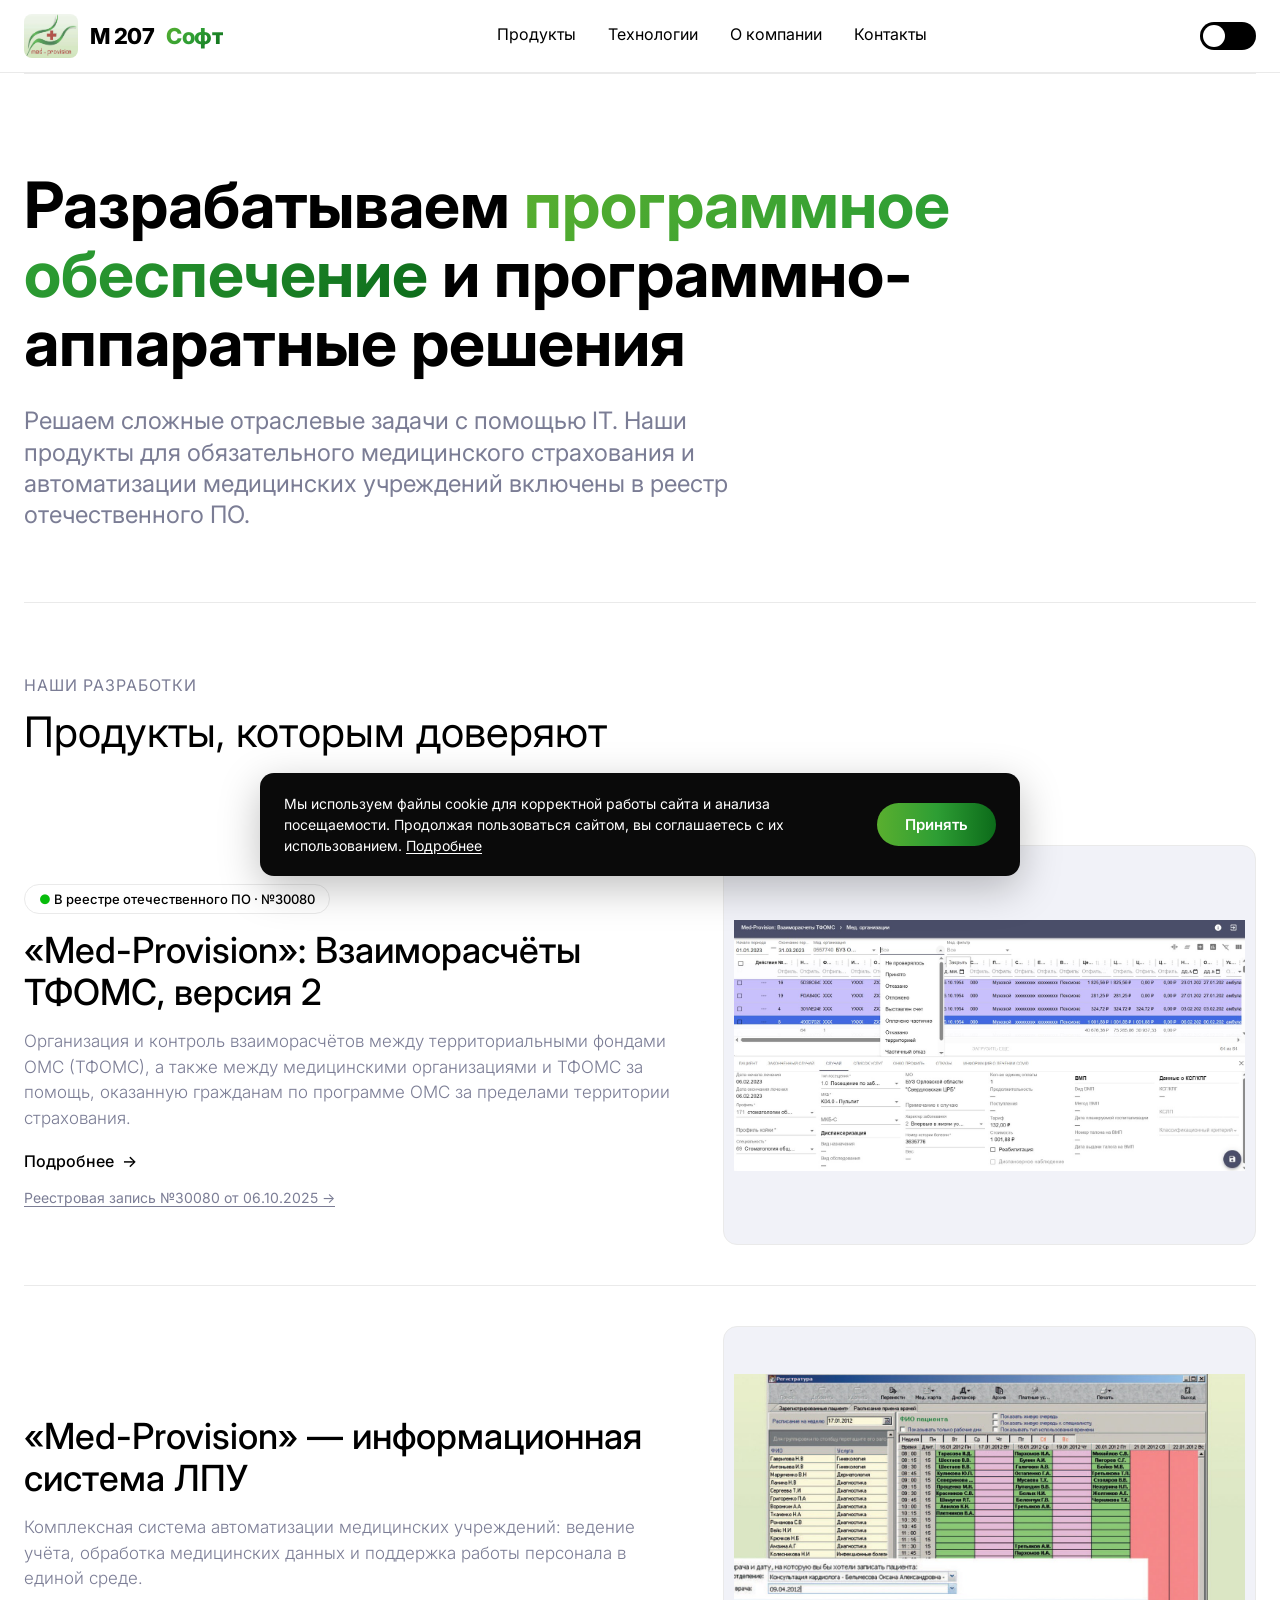
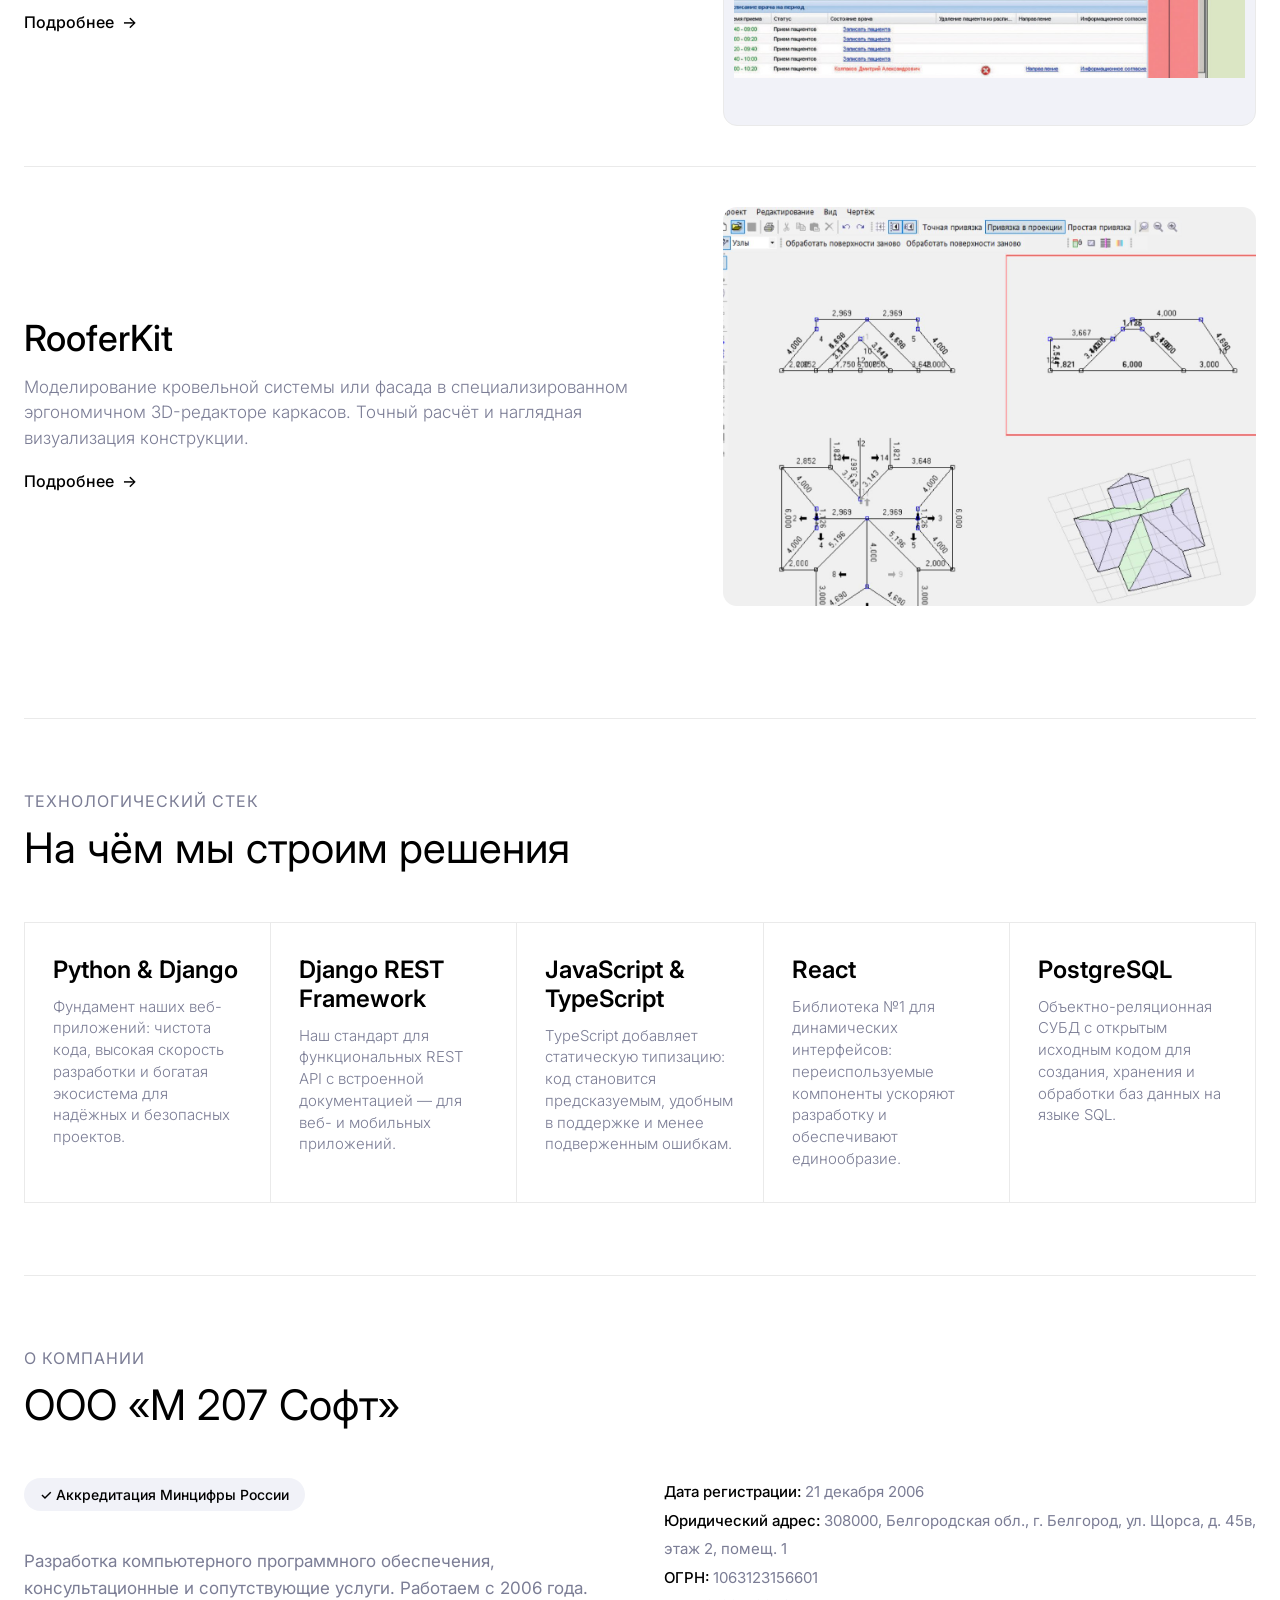
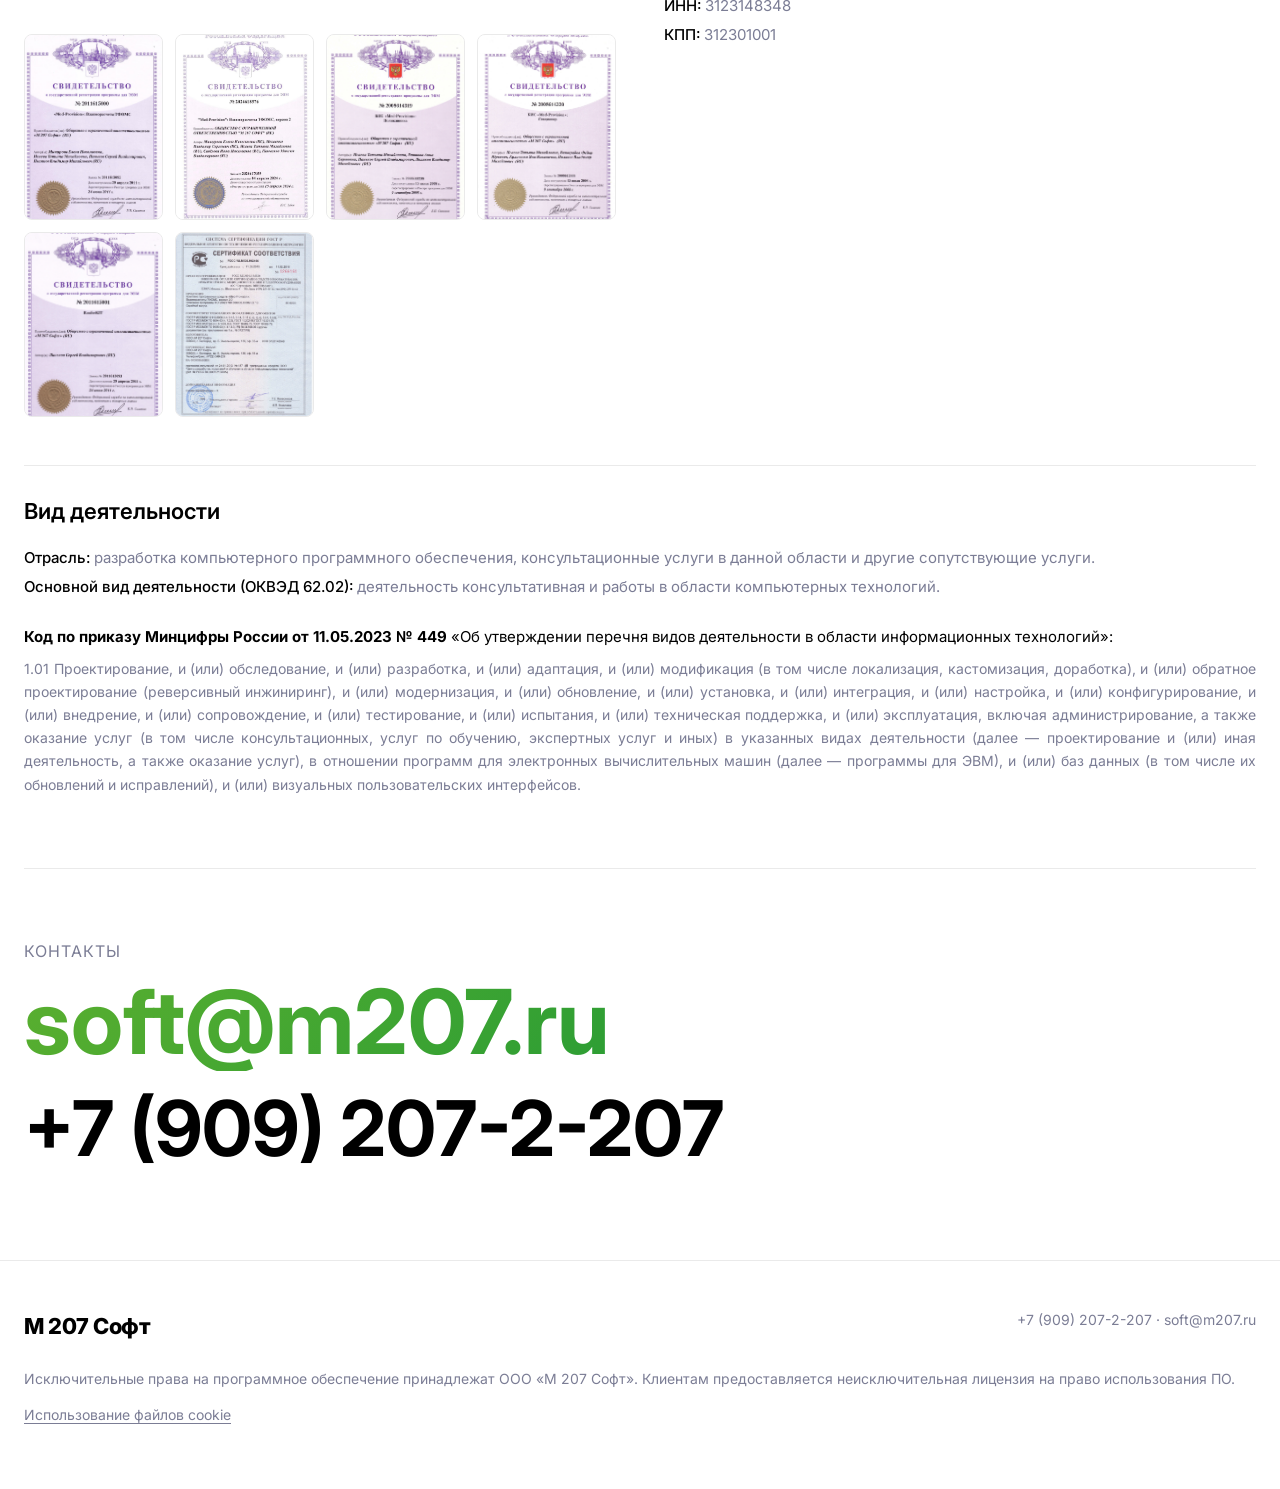
<file: index.html>
<!doctype html>
<html lang="ru">
    <head>
        <meta charset="UTF-8" />
        <meta name="viewport" content="width=device-width, initial-scale=1.0" />
        <meta
            name="description"
            content="ООО «М 207 Софт» — разработка программного обеспечения и программно-аппаратных решений для здравоохранения и бизнеса. Аккредитация Минцифры России."
        />
        <title>М 207 Софт — разработка ПО и программно-аппаратных решений</title>
        <link rel="icon" type="image/png" href="assets/favicon.png" />
        <link
            rel="preconnect"
            href="https://fonts.googleapis.com"
        />
        <link
            rel="preconnect"
            href="https://fonts.gstatic.com"
            crossorigin
        />
        <link
            href="https://fonts.googleapis.com/css2?family=Inter:wght@300;400;500;600;700;800&display=swap"
            rel="stylesheet"
        />
        <link rel="stylesheet" href="style.css" />
    </head>
    <body>
        <header>
            <div class="wrap header-inner">
                <a href="#" class="logo"
                    ><img src="assets/logo.webp" alt="Med-Provision" />М&nbsp;207
                    <span class="gradient-text">Софт</span></a
                >
                <nav class="menu">
                    <a href="#products">Продукты</a>
                    <a href="#stack">Технологии</a>
                    <a href="#about">О компании</a>
                    <a href="#contacts">Контакты</a>
                </nav>
                <button
                    class="theme-switch"
                    id="themeSwitch"
                    aria-label="Переключить тему"
                ></button>
            </div>
        </header>

        <main class="wrap">
            <!-- Баннер -->
            <section id="banner">
                <h1>
                    Разрабатываем <span class="gradient-text">программное обеспечение</span>
                    и программно-аппаратные решения
                </h1>
                <p>
                    Решаем сложные отраслевые задачи с помощью IT. Наши продукты
                    для обязательного медицинского страхования и автоматизации
                    медицинских учреждений включены в реестр отечественного ПО.
                </p>
            </section>

            <!-- Продукты -->
            <section id="products">
                <p class="section-label">Наши разработки</p>
                <h2 class="section-title">Продукты, которым доверяют</h2>

                <!-- 1. Med-Provision: Взаиморасчёты ТФОМС -->
                <article class="product">
                    <div class="product-text">
                        <span class="badge"
                            ><span class="dot">●</span> В реестре отечественного ПО · №30080</span
                        >
                        <h3>«Med-Provision»: Взаиморасчёты ТФОМС, версия&nbsp;2</h3>
                        <p>
                            Организация и контроль взаиморасчётов между
                            территориальными фондами ОМС (ТФОМС), а также между
                            медицинскими организациями и ТФОМС за помощь, оказанную
                            гражданам по программе ОМС за пределами территории
                            страхования.
                        </p>
                        <a class="more-link" href="mtr/">Подробнее</a>
                        <a
                            class="reestr-link"
                            href="https://reestr.digital.gov.ru/reestr/4075376/"
                            target="_blank"
                            rel="noopener"
                            >Реестровая запись №30080 от 06.10.2025 →</a
                        >
                    </div>
                    <div class="product-media shot">
                        <img
                            src="assets/mp_tfoms.jpg"
                            alt="Интерфейс «Med-Provision: Взаиморасчёты ТФОМС» — реестр случаев и карточка пациента"
                        />
                    </div>
                </article>

                <!-- 2. Med-Provision: ИС ЛПУ -->
                <article class="product">
                    <div class="product-text">
                        <h3>«Med-Provision» — информационная система ЛПУ</h3>
                        <p>
                            Комплексная система автоматизации медицинских
                            учреждений: ведение учёта, обработка медицинских данных
                            и поддержка работы персонала в единой среде.
                        </p>
                        <a class="more-link" href="med/">Подробнее</a>
                    </div>
                    <div class="product-media shot">
                        <img
                            src="assets/mp_lpu.jpg"
                            alt="Интерфейс «Med-Provision» для ЛПУ — расписание приёма врачей в регистратуре"
                        />
                    </div>
                </article>

                <!-- 3. RooferKit -->
                <article class="product">
                    <div class="product-text">
                        <h3>RooferKit</h3>
                        <p>
                            Моделирование кровельной системы или фасада в
                            специализированном эргономичном 3D-редакторе каркасов.
                            Точный расчёт и наглядная визуализация конструкции.
                        </p>
                        <a class="more-link" href="rooferkit/">Подробнее</a>
                    </div>
                    <div class="product-media">
                        <img src="assets/roof2.jpg" alt="Моделирование кровли в RooferKit" />
                    </div>
                </article>
            </section>

            <!-- Технологический стек -->
            <section id="stack">
                <p class="section-label">Технологический стек</p>
                <h2 class="section-title">На чём мы строим решения</h2>
                <div class="stack-grid">
                    <div class="stack-item">
                        <h4>Python &amp; Django</h4>
                        <p>
                            Фундамент наших веб-приложений: чистота кода, высокая
                            скорость разработки и богатая экосистема для надёжных и
                            безопасных проектов.
                        </p>
                    </div>
                    <div class="stack-item">
                        <h4>Django REST Framework</h4>
                        <p>
                            Наш стандарт для функциональных REST API с встроенной
                            документацией — для веб- и мобильных приложений.
                        </p>
                    </div>
                    <div class="stack-item">
                        <h4>JavaScript &amp; TypeScript</h4>
                        <p>
                            TypeScript добавляет статическую типизацию: код
                            становится предсказуемым, удобным в поддержке и менее
                            подверженным ошибкам.
                        </p>
                    </div>
                    <div class="stack-item">
                        <h4>React</h4>
                        <p>
                            Библиотека №1 для динамических интерфейсов:
                            переиспользуемые компоненты ускоряют разработку и
                            обеспечивают единообразие.
                        </p>
                    </div>
                    <div class="stack-item">
                        <h4>PostgreSQL</h4>
                        <p>
                            Объектно-реляционная СУБД с открытым исходным кодом для
                            создания, хранения и обработки баз данных на языке SQL.
                        </p>
                    </div>
                </div>
            </section>

            <!-- О компании -->
            <section id="about">
                <p class="section-label">О компании</p>
                <h2 class="section-title">ООО «М 207 Софт»</h2>
                <div class="about-grid">
                    <div>
                        <span class="accredit">✓ Аккредитация Минцифры России</span>
                        <p>
                            Разработка компьютерного программного обеспечения,
                            консультационные и сопутствующие услуги. Работаем с
                            2006 года.
                        </p>
                        <div class="svid-gallery">
                            <a href="assets/svid/mp_vzr_web.jpg" target="_blank" rel="noopener"><img src="assets/svid/mp_vzr_web.jpg" alt="Свидетельство о регистрации ПО" /></a>
                            <a href="assets/svid/mp_vzr_2.jpg" target="_blank" rel="noopener"><img src="assets/svid/mp_vzr_2.jpg" alt="Свидетельство о регистрации ПО" /></a>
                            <a href="assets/svid/mp_polycl.jpg" target="_blank" rel="noopener"><img src="assets/svid/mp_polycl.jpg" alt="Свидетельство — поликлиника" /></a>
                            <a href="assets/svid/mp_stacionar.jpg" target="_blank" rel="noopener"><img src="assets/svid/mp_stacionar.jpg" alt="Свидетельство — стационар" /></a>
                            <a href="assets/svid/roofer.jpg" target="_blank" rel="noopener"><img src="assets/svid/roofer.jpg" alt="Свидетельство — RooferKit" /></a>
                            <a href="assets/svid/vzr_2013_inet.jpg" target="_blank" rel="noopener"><img src="assets/svid/vzr_2013_inet.jpg" alt="Свидетельство о регистрации ПО" /></a>
                        </div>
                    </div>
                    <div>
                        <ul class="requisites">
                            <li><b>Дата регистрации:</b> 21 декабря 2006</li>
                            <li><b>Юридический адрес:</b> 308000, Белгородская обл., г. Белгород, ул. Щорса, д. 45в, этаж 2, помещ. 1</li>
                            <li><b>ОГРН:</b> 1063123156601</li>
                            <li><b>ИНН:</b> 3123148348</li>
                            <li><b>КПП:</b> 312301001</li>
                        </ul>
                    </div>
                </div>
                <div class="activity">
                    <h3>Вид деятельности</h3>
                    <ul class="requisites">
                        <li><b>Отрасль:</b> разработка компьютерного программного обеспечения, консультационные услуги в данной области и другие сопутствующие услуги.</li>
                        <li><b>Основной вид деятельности (ОКВЭД&nbsp;62.02):</b> деятельность консультативная и работы в области компьютерных технологий.</li>
                    </ul>
                    <p class="activity-note">
                        <b>Код по приказу Минцифры России от 11.05.2023 №&nbsp;449</b>
                        «Об утверждении перечня видов деятельности в области
                        информационных технологий»:
                    </p>
                    <p class="activity-code">
                        1.01 Проектирование, и (или) обследование, и (или)
                        разработка, и (или) адаптация, и (или) модификация (в том
                        числе локализация, кастомизация, доработка), и (или)
                        обратное проектирование (реверсивный инжиниринг), и (или)
                        модернизация, и (или) обновление, и (или) установка, и
                        (или) интеграция, и (или) настройка, и (или)
                        конфигурирование, и (или) внедрение, и (или) сопровождение,
                        и (или) тестирование, и (или) испытания, и (или) техническая
                        поддержка, и (или) эксплуатация, включая администрирование, а
                        также оказание услуг (в том числе консультационных, услуг по
                        обучению, экспертных услуг и иных) в указанных видах
                        деятельности (далее — проектирование и (или) иная
                        деятельность, а также оказание услуг), в отношении программ
                        для электронных вычислительных машин (далее — программы для
                        ЭВМ), и (или) баз данных (в том числе их обновлений и
                        исправлений), и (или) визуальных пользовательских
                        интерфейсов.
                    </p>
                </div>
            </section>

            <!-- Контакты -->
            <section id="contacts">
                <p class="section-label">Контакты</p>
                <a class="contact-line mail gradient-text" href="mailto:soft@m207.ru">soft@m207.ru</a>
                <a class="contact-line phone" href="tel:+79092072207">+7 (909) 207-2-207</a>
            </section>
        </main>

        <footer>
            <div class="wrap">
                <div class="footer-top">
                    <span class="logo">М&nbsp;207 Софт</span>
                    <span>+7 (909) 207-2-207 · soft@m207.ru</span>
                </div>
                <p>
                    Исключительные права на программное обеспечение принадлежат
                    ООО «М 207 Софт». Клиентам предоставляется неисключительная
                    лицензия на право использования ПО.
                </p>
                <p style="margin-top: 14px;">
                    <a href="cookie/" style="color: inherit; text-decoration: underline; text-underline-offset: 3px;">Использование файлов cookie</a>
                </p>
            </div>
        </footer>

        <!-- Cookie-уведомление -->
        <div id="cookie" class="hidden">
            <p>
                Мы используем файлы cookie для корректной работы сайта и анализа
                посещаемости. Продолжая пользоваться сайтом, вы соглашаетесь с
                их использованием.
                <a href="cookie/" style="color: inherit; text-decoration: underline; text-underline-offset: 2px;">Подробнее</a>
            </p>
            <button id="cookieAccept">Принять</button>
        </div>

        <script>
            // Переключение темы с сохранением выбора
            (function () {
                var root = document.documentElement;
                var saved = localStorage.getItem("m207-theme");
                if (saved) root.setAttribute("data-theme", saved);
                document
                    .getElementById("themeSwitch")
                    .addEventListener("click", function () {
                        var cur =
                            root.getAttribute("data-theme") === "dark"
                                ? "light"
                                : "dark";
                        root.setAttribute("data-theme", cur);
                        localStorage.setItem("m207-theme", cur);
                    });
            })();

            // Cookie-баннер
            (function () {
                var bar = document.getElementById("cookie");
                if (!localStorage.getItem("m207-cookie-ok")) {
                    bar.classList.remove("hidden");
                }
                document
                    .getElementById("cookieAccept")
                    .addEventListener("click", function () {
                        localStorage.setItem("m207-cookie-ok", "1");
                        bar.classList.add("hidden");
                    });
            })();
        </script>
    </body>
</html>
</file>
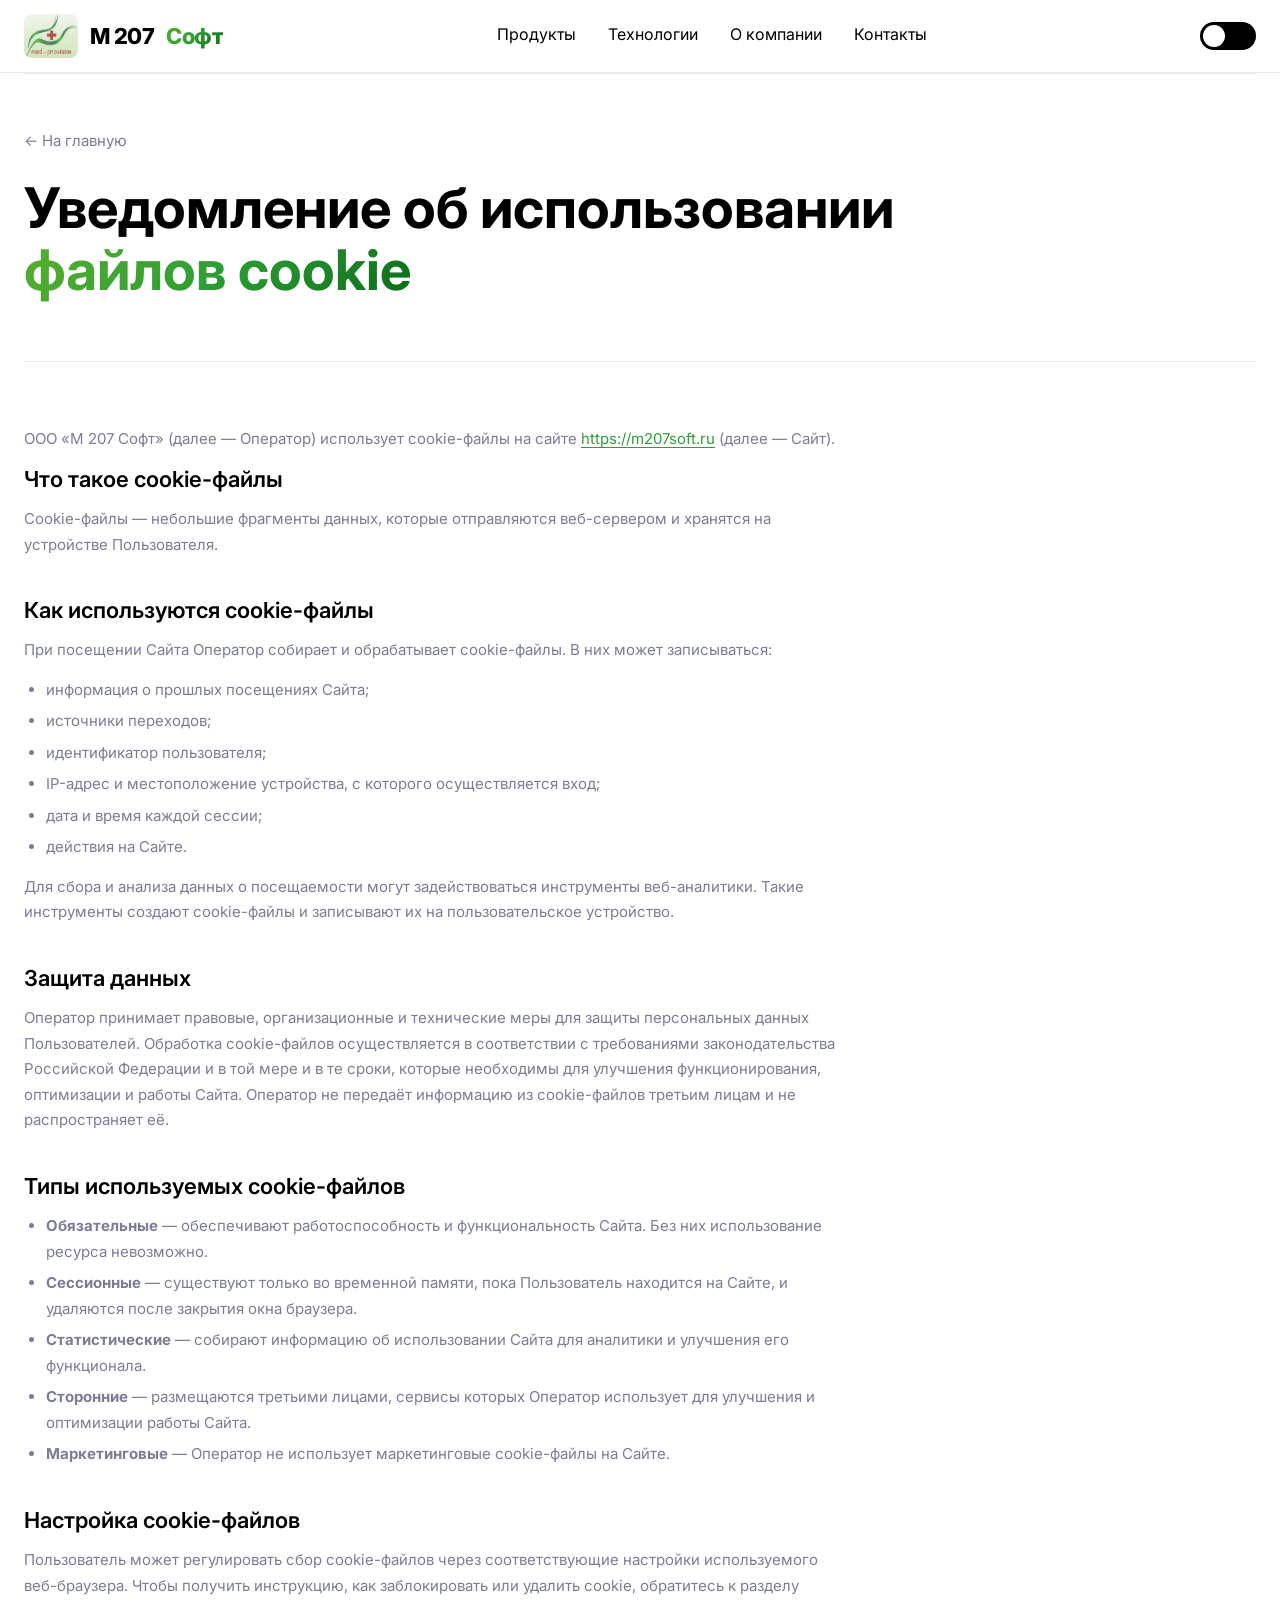
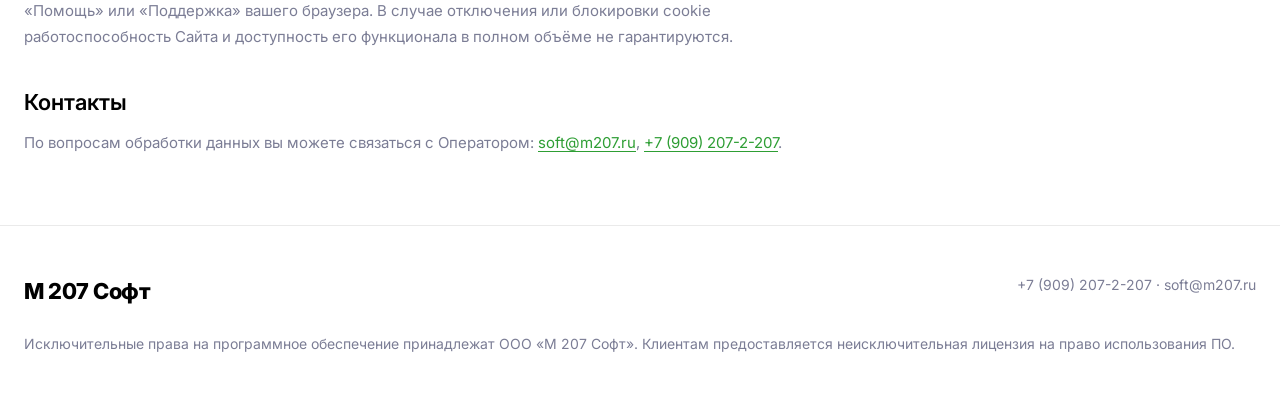
<file: cookie/index.html>
<!doctype html>
<html lang="ru">
    <head>
        <meta charset="UTF-8" />
        <meta name="viewport" content="width=device-width, initial-scale=1.0" />
        <meta
            name="description"
            content="Уведомление об использовании файлов cookie на сайте ООО «М 207 Софт» (m207soft.ru)."
        />
        <title>Уведомление об использовании файлов cookie — М 207 Софт</title>
        <link rel="icon" type="image/png" href="../assets/favicon.png" />
        <link rel="preconnect" href="https://fonts.googleapis.com" />
        <link rel="preconnect" href="https://fonts.gstatic.com" crossorigin />
        <link
            href="https://fonts.googleapis.com/css2?family=Inter:wght@300;400;500;600;700;800&display=swap"
            rel="stylesheet"
        />
        <link rel="stylesheet" href="../style.css" />
    </head>
    <body>
        <header>
            <div class="wrap header-inner">
                <a href="../index.html" class="logo"
                    ><img src="../assets/logo.webp" alt="Med-Provision" />М&nbsp;207
                    <span class="gradient-text">Софт</span></a
                >
                <nav class="menu">
                    <a href="../index.html#products">Продукты</a>
                    <a href="../index.html#stack">Технологии</a>
                    <a href="../index.html#about">О компании</a>
                    <a href="../index.html#contacts">Контакты</a>
                </nav>
                <button
                    class="theme-switch"
                    id="themeSwitch"
                    aria-label="Переключить тему"
                ></button>
            </div>
        </header>

        <main class="wrap">
            <section class="subpage-hero">
                <a href="../index.html" class="back-link">← На главную</a>
                <h1>Уведомление об использовании <span class="gradient-text">файлов cookie</span></h1>
            </section>

            <section class="content-section">
                <div class="legal">
                    <p>
                        ООО «М 207 Софт» (далее — Оператор) использует cookie-файлы
                        на сайте
                        <a href="https://m207soft.ru">https://m207soft.ru</a> (далее — Сайт).
                    </p>

                    <h2>Что такое cookie-файлы</h2>
                    <p>
                        Cookie-файлы — небольшие фрагменты данных, которые
                        отправляются веб-сервером и хранятся на устройстве
                        Пользователя.
                    </p>

                    <h2>Как используются cookie-файлы</h2>
                    <p>
                        При посещении Сайта Оператор собирает и обрабатывает
                        cookie-файлы. В них может записываться:
                    </p>
                    <ul>
                        <li>информация о прошлых посещениях Сайта;</li>
                        <li>источники переходов;</li>
                        <li>идентификатор пользователя;</li>
                        <li>IP-адрес и местоположение устройства, с которого осуществляется вход;</li>
                        <li>дата и время каждой сессии;</li>
                        <li>действия на Сайте.</li>
                    </ul>
                    <p>
                        Для сбора и анализа данных о посещаемости могут
                        задействоваться инструменты веб-аналитики. Такие инструменты
                        создают cookie-файлы и записывают их на пользовательское
                        устройство.
                    </p>

                    <h2>Защита данных</h2>
                    <p>
                        Оператор принимает правовые, организационные и технические
                        меры для защиты персональных данных Пользователей. Обработка
                        cookie-файлов осуществляется в соответствии с требованиями
                        законодательства Российской Федерации и в той мере и в те
                        сроки, которые необходимы для улучшения функционирования,
                        оптимизации и работы Сайта. Оператор не передаёт информацию
                        из cookie-файлов третьим лицам и не распространяет её.
                    </p>

                    <h2>Типы используемых cookie-файлов</h2>
                    <ul>
                        <li>
                            <b>Обязательные</b> — обеспечивают работоспособность и
                            функциональность Сайта. Без них использование ресурса
                            невозможно.
                        </li>
                        <li>
                            <b>Сессионные</b> — существуют только во временной памяти,
                            пока Пользователь находится на Сайте, и удаляются после
                            закрытия окна браузера.
                        </li>
                        <li>
                            <b>Статистические</b> — собирают информацию об
                            использовании Сайта для аналитики и улучшения его
                            функционала.
                        </li>
                        <li>
                            <b>Сторонние</b> — размещаются третьими лицами, сервисы
                            которых Оператор использует для улучшения и оптимизации
                            работы Сайта.
                        </li>
                        <li>
                            <b>Маркетинговые</b> — Оператор не использует маркетинговые
                            cookie-файлы на Сайте.
                        </li>
                    </ul>

                    <h2>Настройка cookie-файлов</h2>
                    <p>
                        Пользователь может регулировать сбор cookie-файлов через
                        соответствующие настройки используемого веб-браузера. Чтобы
                        получить инструкцию, как заблокировать или удалить cookie,
                        обратитесь к разделу «Помощь» или «Поддержка» вашего браузера.
                        В случае отключения или блокировки cookie работоспособность
                        Сайта и доступность его функционала в полном объёме не
                        гарантируются.
                    </p>

                    <h2>Контакты</h2>
                    <p>
                        По вопросам обработки данных вы можете связаться с Оператором:
                        <a href="mailto:soft@m207.ru">soft@m207.ru</a>,
                        <a href="tel:+79092072207">+7&nbsp;(909)&nbsp;207-2-207</a>.
                    </p>
                </div>
            </section>
        </main>

        <footer>
            <div class="wrap">
                <div class="footer-top">
                    <span class="logo">М&nbsp;207 Софт</span>
                    <span>+7 (909) 207-2-207 · soft@m207.ru</span>
                </div>
                <p>
                    Исключительные права на программное обеспечение принадлежат
                    ООО «М 207 Софт». Клиентам предоставляется неисключительная
                    лицензия на право использования ПО.
                </p>
            </div>
        </footer>

        <script>
            (function () {
                var root = document.documentElement;
                var saved = localStorage.getItem("m207-theme");
                if (saved) root.setAttribute("data-theme", saved);
                document
                    .getElementById("themeSwitch")
                    .addEventListener("click", function () {
                        var cur =
                            root.getAttribute("data-theme") === "dark"
                                ? "light"
                                : "dark";
                        root.setAttribute("data-theme", cur);
                        localStorage.setItem("m207-theme", cur);
                    });
            })();
        </script>
    </body>
</html>
</file>
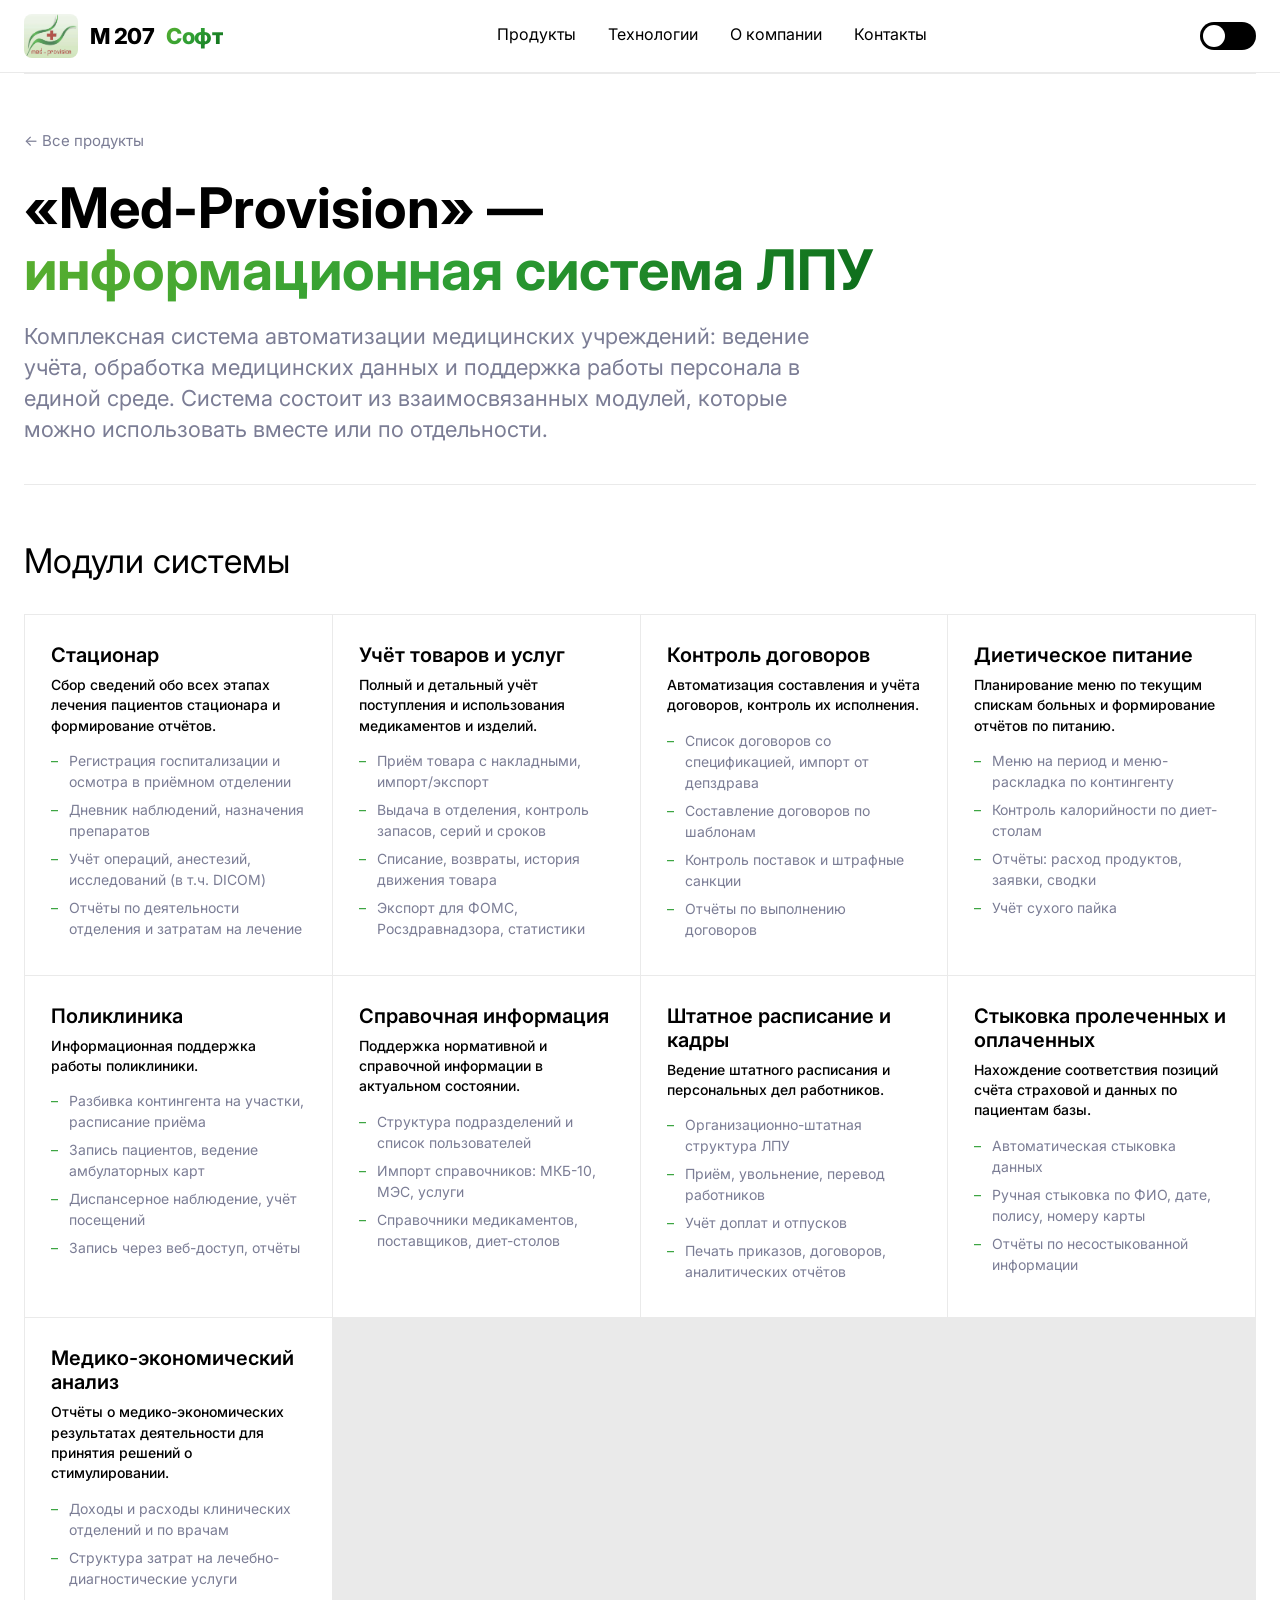
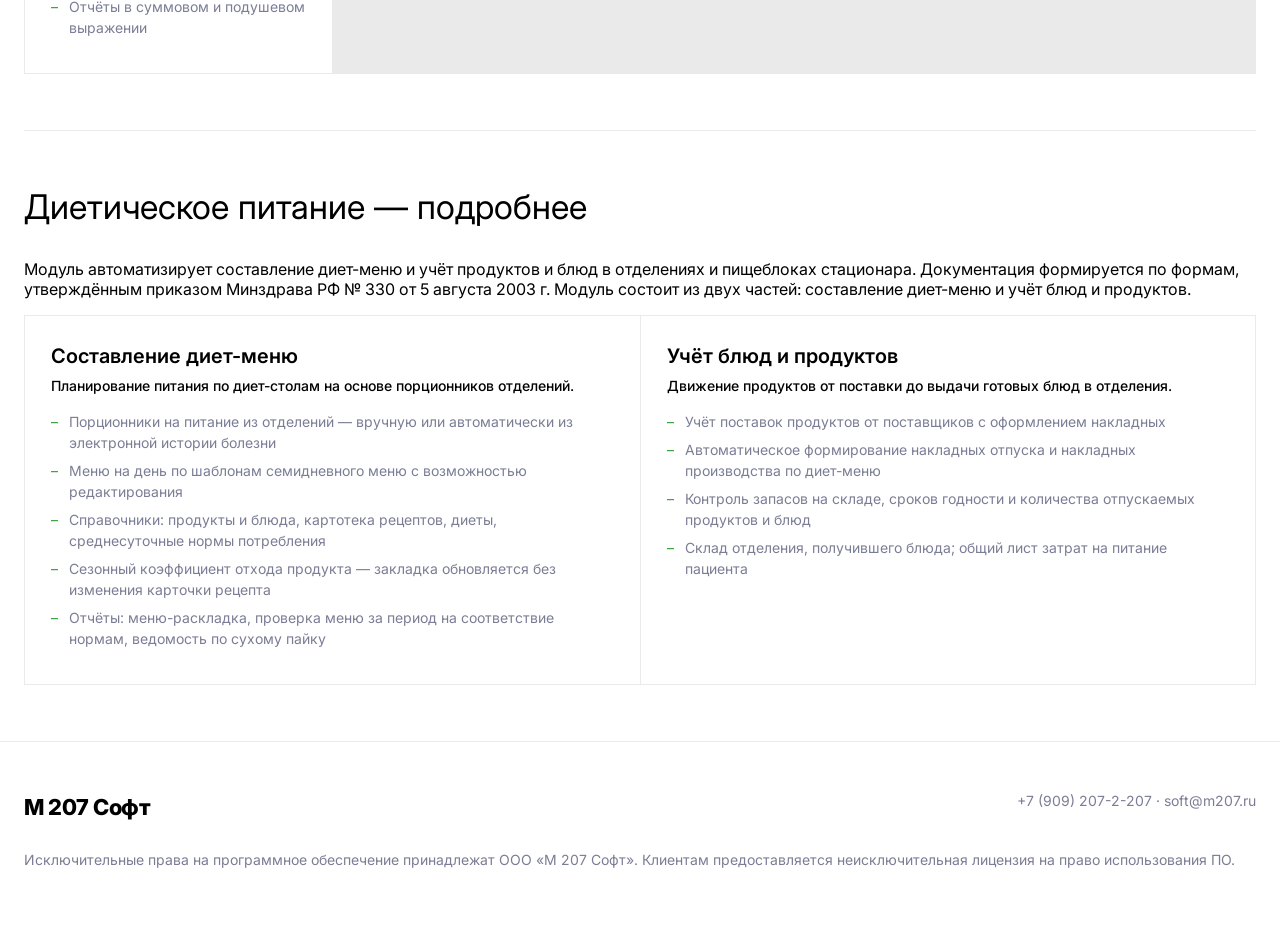
<file: med/index.html>
<!doctype html>
<html lang="ru">
    <head>
        <meta charset="UTF-8" />
        <meta name="viewport" content="width=device-width, initial-scale=1.0" />
        <meta
            name="description"
            content="«Med-Provision» — информационная система ЛПУ: комплексная автоматизация медицинских учреждений. Стационар, поликлиника, учёт товаров, кадры, аналитика."
        />
        <title>Med-Provision: информационная система ЛПУ — М 207 Софт</title>
        <link rel="icon" type="image/png" href="../assets/favicon.png" />
        <link rel="preconnect" href="https://fonts.googleapis.com" />
        <link rel="preconnect" href="https://fonts.gstatic.com" crossorigin />
        <link
            href="https://fonts.googleapis.com/css2?family=Inter:wght@300;400;500;600;700;800&display=swap"
            rel="stylesheet"
        />
        <link rel="stylesheet" href="../style.css" />
    </head>
    <body>
        <header>
            <div class="wrap header-inner">
                <a href="../index.html" class="logo"
                    ><img src="../assets/logo.webp" alt="Med-Provision" />М&nbsp;207
                    <span class="gradient-text">Софт</span></a
                >
                <nav class="menu">
                    <a href="../index.html#products">Продукты</a>
                    <a href="../index.html#stack">Технологии</a>
                    <a href="../index.html#about">О компании</a>
                    <a href="../index.html#contacts">Контакты</a>
                </nav>
                <button
                    class="theme-switch"
                    id="themeSwitch"
                    aria-label="Переключить тему"
                ></button>
            </div>
        </header>

        <main class="wrap">
            <section class="subpage-hero">
                <a href="../index.html#products" class="back-link">← Все продукты</a>
                <h1>
                    «Med-Provision» —
                    <span class="gradient-text">информационная система ЛПУ</span>
                </h1>
                <p class="lead">
                    Комплексная система автоматизации медицинских учреждений:
                    ведение учёта, обработка медицинских данных и поддержка работы
                    персонала в единой среде. Система состоит из взаимосвязанных
                    модулей, которые можно использовать вместе или по отдельности.
                </p>
            </section>

            <section class="content-section">
                <h2>Модули системы</h2>
                <div class="modules-grid">
                    <div class="module">
                        <h3>Стационар</h3>
                        <p class="goal">
                            Сбор сведений обо всех этапах лечения пациентов
                            стационара и формирование отчётов.
                        </p>
                        <ul>
                            <li>Регистрация госпитализации и осмотра в приёмном отделении</li>
                            <li>Дневник наблюдений, назначения препаратов</li>
                            <li>Учёт операций, анестезий, исследований (в т.ч. DICOM)</li>
                            <li>Отчёты по деятельности отделения и затратам на лечение</li>
                        </ul>
                    </div>
                    <div class="module">
                        <h3>Учёт товаров и услуг</h3>
                        <p class="goal">
                            Полный и детальный учёт поступления и использования
                            медикаментов и изделий.
                        </p>
                        <ul>
                            <li>Приём товара с накладными, импорт/экспорт</li>
                            <li>Выдача в отделения, контроль запасов, серий и сроков</li>
                            <li>Списание, возвраты, история движения товара</li>
                            <li>Экспорт для ФОМС, Росздравнадзора, статистики</li>
                        </ul>
                    </div>
                    <div class="module">
                        <h3>Контроль договоров</h3>
                        <p class="goal">
                            Автоматизация составления и учёта договоров, контроль их
                            исполнения.
                        </p>
                        <ul>
                            <li>Список договоров со спецификацией, импорт от депздрава</li>
                            <li>Составление договоров по шаблонам</li>
                            <li>Контроль поставок и штрафные санкции</li>
                            <li>Отчёты по выполнению договоров</li>
                        </ul>
                    </div>
                    <div class="module">
                        <h3>Диетическое питание</h3>
                        <p class="goal">
                            Планирование меню по текущим спискам больных и
                            формирование отчётов по питанию.
                        </p>
                        <ul>
                            <li>Меню на период и меню-раскладка по контингенту</li>
                            <li>Контроль калорийности по диет-столам</li>
                            <li>Отчёты: расход продуктов, заявки, сводки</li>
                            <li>Учёт сухого пайка</li>
                        </ul>
                    </div>
                    <div class="module">
                        <h3>Поликлиника</h3>
                        <p class="goal">
                            Информационная поддержка работы поликлиники.
                        </p>
                        <ul>
                            <li>Разбивка контингента на участки, расписание приёма</li>
                            <li>Запись пациентов, ведение амбулаторных карт</li>
                            <li>Диспансерное наблюдение, учёт посещений</li>
                            <li>Запись через веб-доступ, отчёты</li>
                        </ul>
                    </div>
                    <div class="module">
                        <h3>Справочная информация</h3>
                        <p class="goal">
                            Поддержка нормативной и справочной информации в
                            актуальном состоянии.
                        </p>
                        <ul>
                            <li>Структура подразделений и список пользователей</li>
                            <li>Импорт справочников: МКБ-10, МЭС, услуги</li>
                            <li>Справочники медикаментов, поставщиков, диет-столов</li>
                        </ul>
                    </div>
                    <div class="module">
                        <h3>Штатное расписание и кадры</h3>
                        <p class="goal">
                            Ведение штатного расписания и персональных дел
                            работников.
                        </p>
                        <ul>
                            <li>Организационно-штатная структура ЛПУ</li>
                            <li>Приём, увольнение, перевод работников</li>
                            <li>Учёт доплат и отпусков</li>
                            <li>Печать приказов, договоров, аналитических отчётов</li>
                        </ul>
                    </div>
                    <div class="module">
                        <h3>Стыковка пролеченных и оплаченных</h3>
                        <p class="goal">
                            Нахождение соответствия позиций счёта страховой и данных
                            по пациентам базы.
                        </p>
                        <ul>
                            <li>Автоматическая стыковка данных</li>
                            <li>Ручная стыковка по ФИО, дате, полису, номеру карты</li>
                            <li>Отчёты по несостыкованной информации</li>
                        </ul>
                    </div>
                    <div class="module">
                        <h3>Медико-экономический анализ</h3>
                        <p class="goal">
                            Отчёты о медико-экономических результатах деятельности
                            для принятия решений о стимулировании.
                        </p>
                        <ul>
                            <li>Доходы и расходы клинических отделений и по врачам</li>
                            <li>Структура затрат на лечебно-диагностические услуги</li>
                            <li>Отчёты в суммовом и подушевом выражении</li>
                        </ul>
                    </div>
                </div>
            </section>

            <section class="content-section" id="diet">
                <h2>Диетическое питание — подробнее</h2>
                <p class="lead">
                    Модуль автоматизирует составление диет-меню и учёт продуктов
                    и блюд в отделениях и пищеблоках стационара. Документация
                    формируется по формам, утверждённым приказом Минздрава РФ
                    № 330 от 5 августа 2003 г. Модуль состоит из двух частей:
                    составление диет-меню и учёт блюд и продуктов.
                </p>
                <div class="modules-grid">
                    <div class="module">
                        <h3>Составление диет-меню</h3>
                        <p class="goal">
                            Планирование питания по диет-столам на основе
                            порционников отделений.
                        </p>
                        <ul>
                            <li>Порционники на питание из отделений — вручную или автоматически из электронной истории болезни</li>
                            <li>Меню на день по шаблонам семидневного меню с возможностью редактирования</li>
                            <li>Справочники: продукты и блюда, картотека рецептов, диеты, среднесуточные нормы потребления</li>
                            <li>Сезонный коэффициент отхода продукта — закладка обновляется без изменения карточки рецепта</li>
                            <li>Отчёты: меню-раскладка, проверка меню за период на соответствие нормам, ведомость по сухому пайку</li>
                        </ul>
                    </div>
                    <div class="module">
                        <h3>Учёт блюд и продуктов</h3>
                        <p class="goal">
                            Движение продуктов от поставки до выдачи готовых блюд
                            в отделения.
                        </p>
                        <ul>
                            <li>Учёт поставок продуктов от поставщиков с оформлением накладных</li>
                            <li>Автоматическое формирование накладных отпуска и накладных производства по диет-меню</li>
                            <li>Контроль запасов на складе, сроков годности и количества отпускаемых продуктов и блюд</li>
                            <li>Склад отделения, получившего блюда; общий лист затрат на питание пациента</li>
                        </ul>
                    </div>
                </div>
            </section>
        </main>

        <footer>
            <div class="wrap">
                <div class="footer-top">
                    <span class="logo">М&nbsp;207 Софт</span>
                    <span>+7 (909) 207-2-207 · soft@m207.ru</span>
                </div>
                <p>
                    Исключительные права на программное обеспечение принадлежат
                    ООО «М 207 Софт». Клиентам предоставляется неисключительная
                    лицензия на право использования ПО.
                </p>
            </div>
        </footer>

        <script>
            (function () {
                var root = document.documentElement;
                var saved = localStorage.getItem("m207-theme");
                if (saved) root.setAttribute("data-theme", saved);
                document
                    .getElementById("themeSwitch")
                    .addEventListener("click", function () {
                        var cur =
                            root.getAttribute("data-theme") === "dark"
                                ? "light"
                                : "dark";
                        root.setAttribute("data-theme", cur);
                        localStorage.setItem("m207-theme", cur);
                    });
            })();
        </script>
    </body>
</html>
</file>
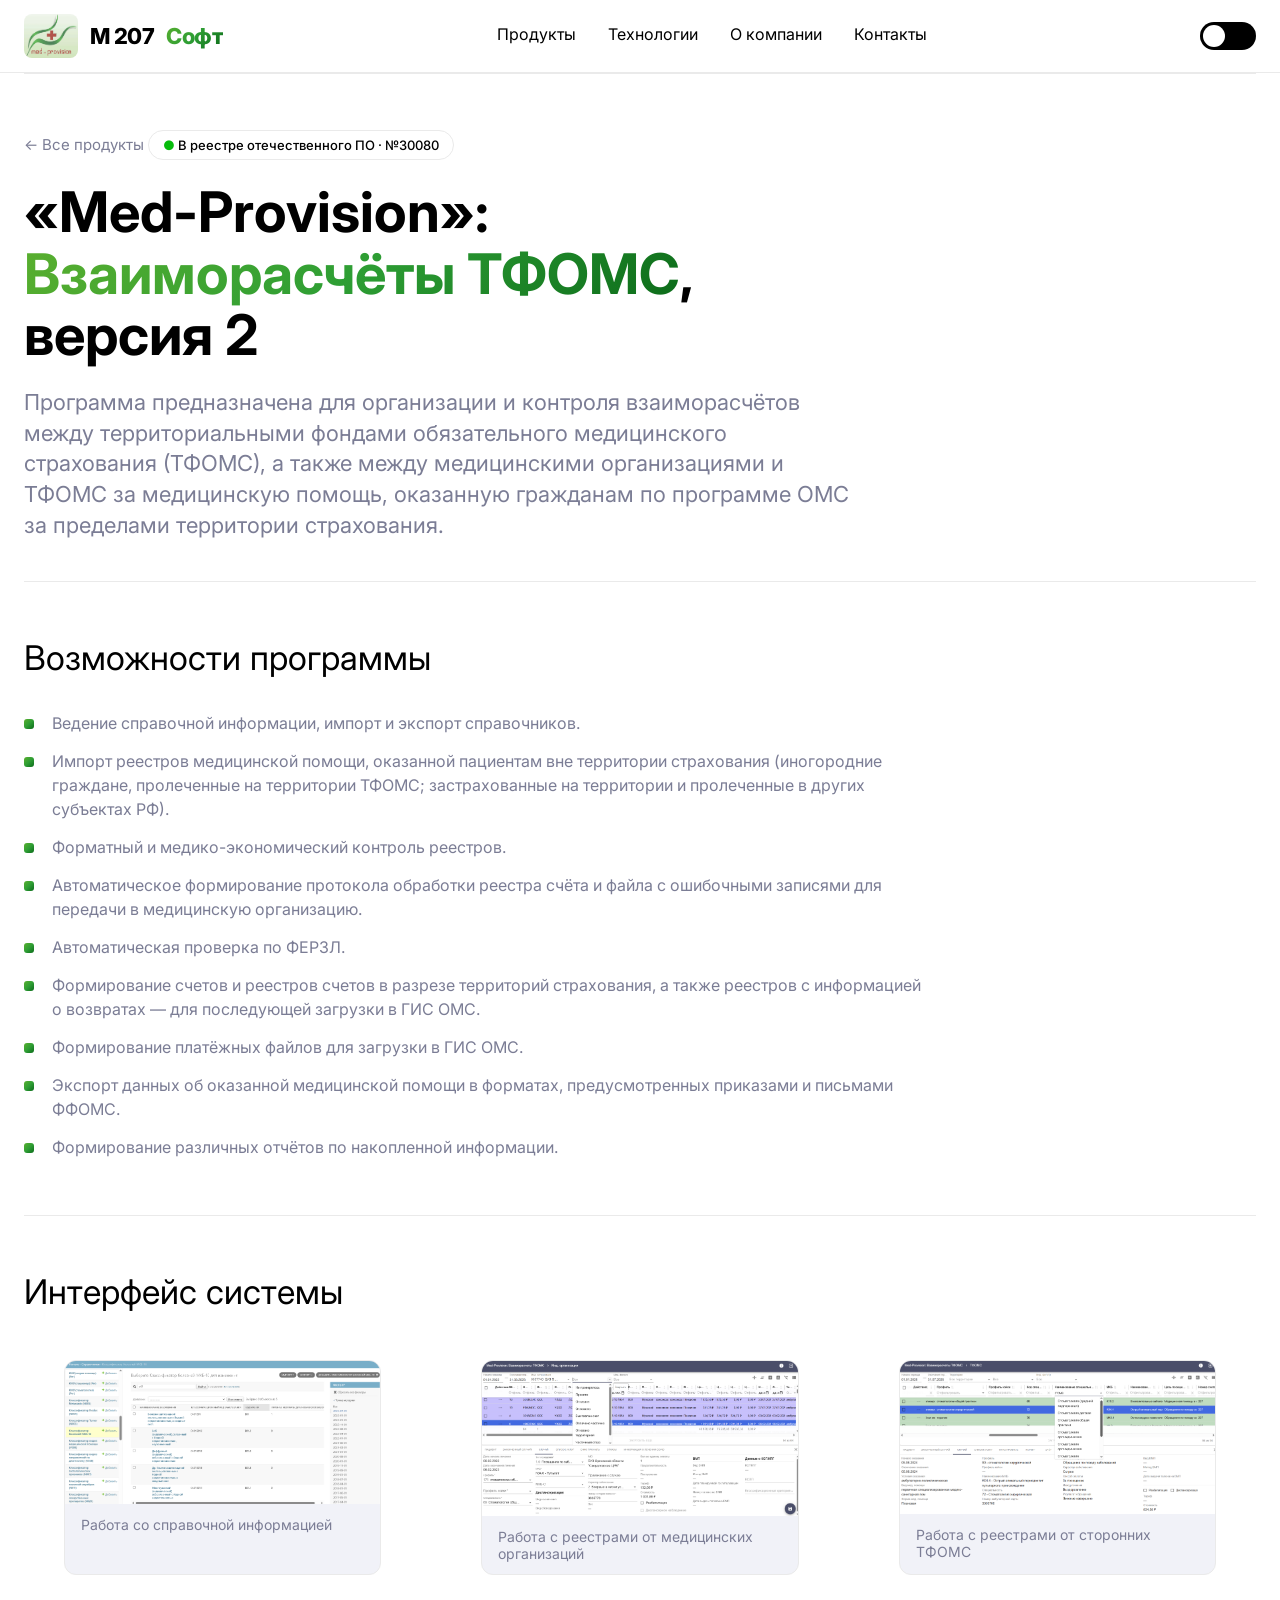
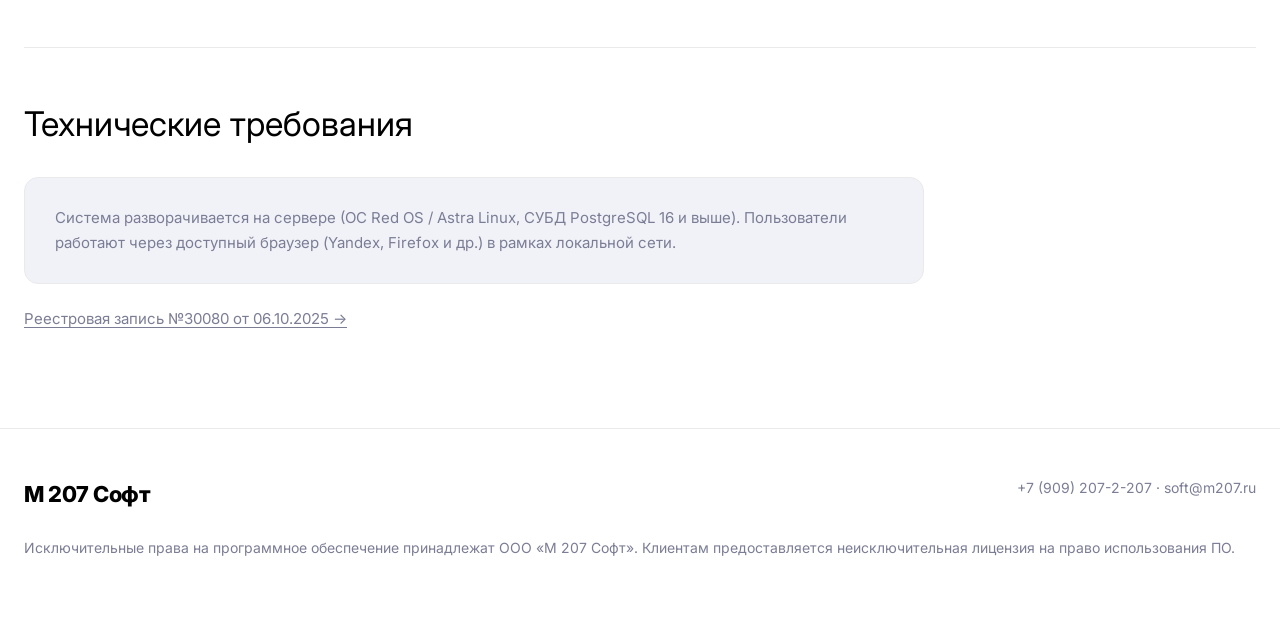
<file: mtr/index.html>
<!doctype html>
<html lang="ru">
    <head>
        <meta charset="UTF-8" />
        <meta name="viewport" content="width=device-width, initial-scale=1.0" />
        <meta
            name="description"
            content="«Med-Provision»: Взаиморасчёты ТФОМС, версия 2 — организация и контроль взаиморасчётов между территориальными фондами ОМС. В реестре отечественного ПО №30080."
        />
        <title>Med-Provision: Взаиморасчёты ТФОМС, версия 2 — М 207 Софт</title>
        <link rel="icon" type="image/png" href="../assets/favicon.png" />
        <link rel="preconnect" href="https://fonts.googleapis.com" />
        <link rel="preconnect" href="https://fonts.gstatic.com" crossorigin />
        <link
            href="https://fonts.googleapis.com/css2?family=Inter:wght@300;400;500;600;700;800&display=swap"
            rel="stylesheet"
        />
        <link rel="stylesheet" href="../style.css" />
    </head>
    <body>
        <header>
            <div class="wrap header-inner">
                <a href="../index.html" class="logo"
                    ><img src="../assets/logo.webp" alt="Med-Provision" />М&nbsp;207
                    <span class="gradient-text">Софт</span></a
                >
                <nav class="menu">
                    <a href="../index.html#products">Продукты</a>
                    <a href="../index.html#stack">Технологии</a>
                    <a href="../index.html#about">О компании</a>
                    <a href="../index.html#contacts">Контакты</a>
                </nav>
                <button
                    class="theme-switch"
                    id="themeSwitch"
                    aria-label="Переключить тему"
                ></button>
            </div>
        </header>

        <main class="wrap">
            <section class="subpage-hero">
                <a href="../index.html#products" class="back-link">← Все продукты</a>
                <span class="badge"
                    ><span class="dot">●</span> В реестре отечественного ПО · №30080</span
                >
                <h1>
                    «Med-Provision»:
                    <span class="gradient-text">Взаиморасчёты ТФОМС</span>, версия&nbsp;2
                </h1>
                <p class="lead">
                    Программа предназначена для организации и контроля
                    взаиморасчётов между территориальными фондами обязательного
                    медицинского страхования (ТФОМС), а также между медицинскими
                    организациями и ТФОМС за медицинскую помощь, оказанную
                    гражданам по программе ОМС за пределами территории страхования.
                </p>
            </section>

            <section class="content-section">
                <h2>Возможности программы</h2>
                <ul class="feature-list">
                    <li>Ведение справочной информации, импорт и экспорт справочников.</li>
                    <li>
                        Импорт реестров медицинской помощи, оказанной пациентам вне
                        территории страхования (иногородние граждане, пролеченные
                        на территории ТФОМС; застрахованные на территории и
                        пролеченные в других субъектах РФ).
                    </li>
                    <li>Форматный и медико-экономический контроль реестров.</li>
                    <li>
                        Автоматическое формирование протокола обработки реестра
                        счёта и файла с ошибочными записями для передачи в
                        медицинскую организацию.
                    </li>
                    <li>Автоматическая проверка по ФЕРЗЛ.</li>
                    <li>
                        Формирование счетов и реестров счетов в разрезе территорий
                        страхования, а также реестров с информацией о возвратах —
                        для последующей загрузки в ГИС ОМС.
                    </li>
                    <li>Формирование платёжных файлов для загрузки в ГИС ОМС.</li>
                    <li>
                        Экспорт данных об оказанной медицинской помощи в форматах,
                        предусмотренных приказами и письмами ФФОМС.
                    </li>
                    <li>Формирование различных отчётов по накопленной информации.</li>
                </ul>
            </section>

            <section class="content-section">
                <h2>Интерфейс системы</h2>
                <div class="shot-gallery">
                    <figure class="shot-card">
                        <img
                            src="../assets/mtr_spravochniki.png"
                            alt="Работа со справочной информацией"
                        />
                        <figcaption>Работа со справочной информацией</figcaption>
                    </figure>
                    <figure class="shot-card">
                        <img
                            src="../assets/mtr_reestr_mo.png"
                            alt="Работа с реестрами от медицинских организаций"
                        />
                        <figcaption>Работа с реестрами от медицинских организаций</figcaption>
                    </figure>
                    <figure class="shot-card">
                        <img
                            src="../assets/mtr_reestr_tfoms.png"
                            alt="Работа с реестрами от сторонних ТФОМС"
                        />
                        <figcaption>Работа с реестрами от сторонних ТФОМС</figcaption>
                    </figure>
                </div>
            </section>

            <section class="content-section">
                <h2>Технические требования</h2>
                <div class="info-block">
                    <p>
                        Система разворачивается на сервере (ОС Red OS / Astra Linux,
                        СУБД PostgreSQL 16 и выше). Пользователи работают через
                        доступный браузер (Yandex, Firefox и др.) в рамках локальной
                        сети.
                    </p>
                </div>
                <p style="margin-top: 24px">
                    <a
                        class="back-link"
                        href="https://reestr.digital.gov.ru/reestr/4075376/"
                        target="_blank"
                        rel="noopener"
                        style="text-decoration: underline; text-underline-offset: 3px"
                        >Реестровая запись №30080 от 06.10.2025 →</a
                    >
                </p>
            </section>
        </main>

        <footer>
            <div class="wrap">
                <div class="footer-top">
                    <span class="logo">М&nbsp;207 Софт</span>
                    <span>+7 (909) 207-2-207 · soft@m207.ru</span>
                </div>
                <p>
                    Исключительные права на программное обеспечение принадлежат
                    ООО «М 207 Софт». Клиентам предоставляется неисключительная
                    лицензия на право использования ПО.
                </p>
            </div>
        </footer>

        <script>
            (function () {
                var root = document.documentElement;
                var saved = localStorage.getItem("m207-theme");
                if (saved) root.setAttribute("data-theme", saved);
                document
                    .getElementById("themeSwitch")
                    .addEventListener("click", function () {
                        var cur =
                            root.getAttribute("data-theme") === "dark"
                                ? "light"
                                : "dark";
                        root.setAttribute("data-theme", cur);
                        localStorage.setItem("m207-theme", cur);
                    });
            })();
        </script>
    </body>
</html>
</file>
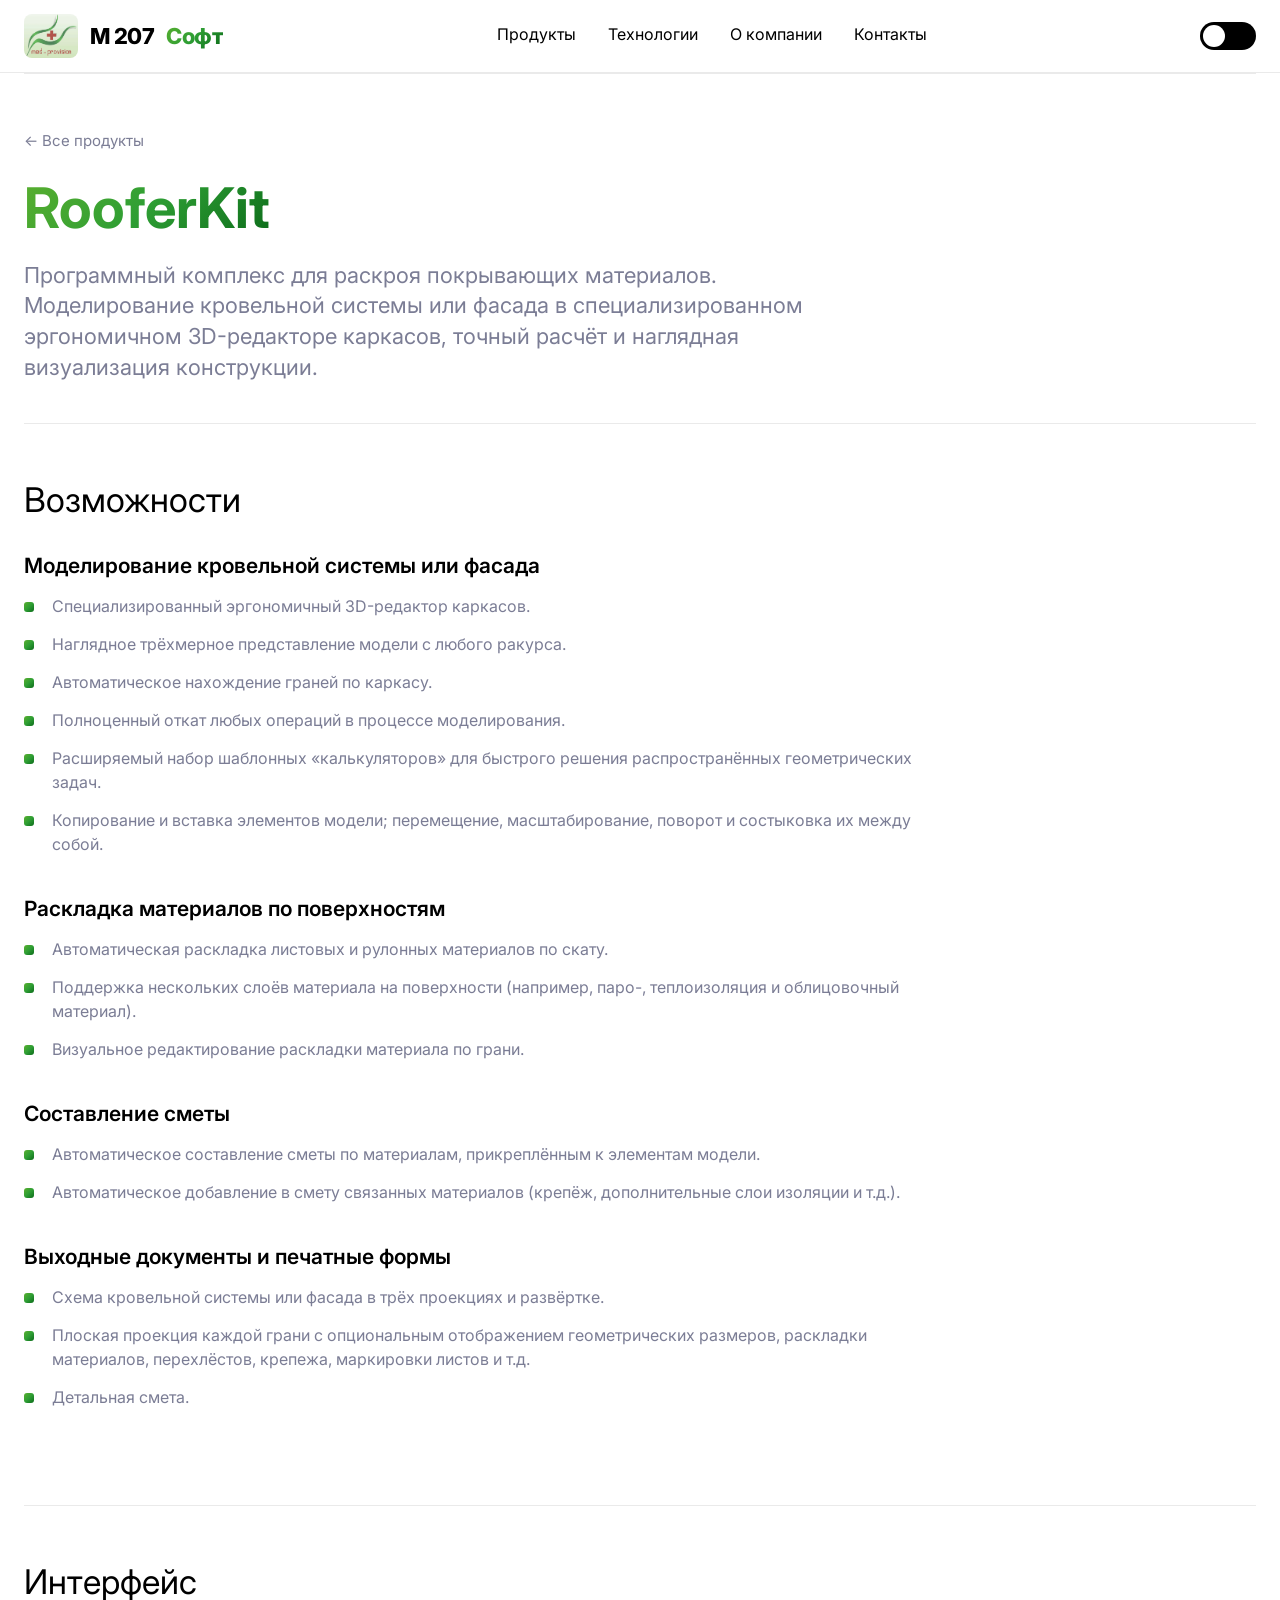
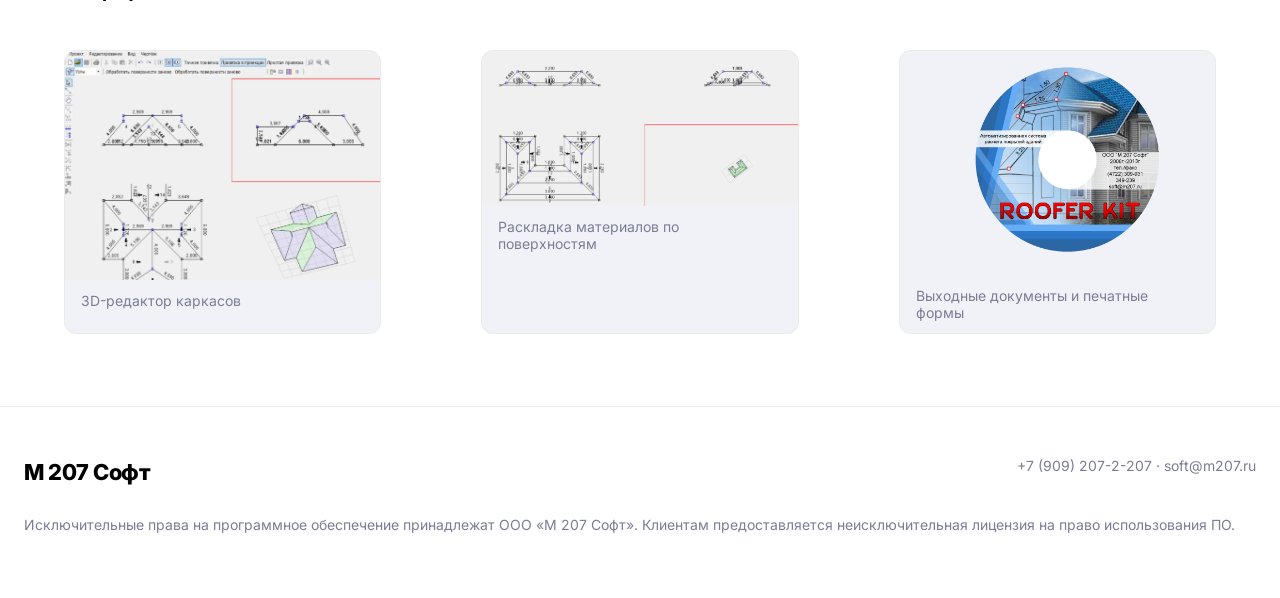
<file: rooferkit/index.html>
<!doctype html>
<html lang="ru">
    <head>
        <meta charset="UTF-8" />
        <meta name="viewport" content="width=device-width, initial-scale=1.0" />
        <meta
            name="description"
            content="RooferKit — программный комплекс для раскроя покрывающих материалов: моделирование кровли и фасада в 3D, раскладка материалов, автоматическая смета."
        />
        <title>RooferKit — раскрой покрывающих материалов — М 207 Софт</title>
        <link rel="icon" type="image/png" href="../assets/favicon.png" />
        <link rel="preconnect" href="https://fonts.googleapis.com" />
        <link rel="preconnect" href="https://fonts.gstatic.com" crossorigin />
        <link
            href="https://fonts.googleapis.com/css2?family=Inter:wght@300;400;500;600;700;800&display=swap"
            rel="stylesheet"
        />
        <link rel="stylesheet" href="../style.css" />
    </head>
    <body>
        <header>
            <div class="wrap header-inner">
                <a href="../index.html" class="logo"
                    ><img src="../assets/logo.webp" alt="Med-Provision" />М&nbsp;207
                    <span class="gradient-text">Софт</span></a
                >
                <nav class="menu">
                    <a href="../index.html#products">Продукты</a>
                    <a href="../index.html#stack">Технологии</a>
                    <a href="../index.html#about">О компании</a>
                    <a href="../index.html#contacts">Контакты</a>
                </nav>
                <button
                    class="theme-switch"
                    id="themeSwitch"
                    aria-label="Переключить тему"
                ></button>
            </div>
        </header>

        <main class="wrap">
            <section class="subpage-hero">
                <a href="../index.html#products" class="back-link">← Все продукты</a>
                <h1><span class="gradient-text">RooferKit</span></h1>
                <p class="lead">
                    Программный комплекс для раскроя покрывающих материалов.
                    Моделирование кровельной системы или фасада в
                    специализированном эргономичном 3D-редакторе каркасов, точный
                    расчёт и наглядная визуализация конструкции.
                </p>
            </section>

            <section class="content-section">
                <h2>Возможности</h2>

                <div class="capability">
                    <h3>Моделирование кровельной системы или фасада</h3>
                    <ul class="feature-list">
                        <li>Специализированный эргономичный 3D-редактор каркасов.</li>
                        <li>Наглядное трёхмерное представление модели с любого ракурса.</li>
                        <li>Автоматическое нахождение граней по каркасу.</li>
                        <li>Полноценный откат любых операций в процессе моделирования.</li>
                        <li>
                            Расширяемый набор шаблонных «калькуляторов» для быстрого
                            решения распространённых геометрических задач.
                        </li>
                        <li>
                            Копирование и вставка элементов модели; перемещение,
                            масштабирование, поворот и состыковка их между собой.
                        </li>
                    </ul>
                </div>

                <div class="capability">
                    <h3>Раскладка материалов по поверхностям</h3>
                    <ul class="feature-list">
                        <li>Автоматическая раскладка листовых и рулонных материалов по скату.</li>
                        <li>
                            Поддержка нескольких слоёв материала на поверхности
                            (например, паро-, теплоизоляция и облицовочный материал).
                        </li>
                        <li>Визуальное редактирование раскладки материала по грани.</li>
                    </ul>
                </div>

                <div class="capability">
                    <h3>Составление сметы</h3>
                    <ul class="feature-list">
                        <li>
                            Автоматическое составление сметы по материалам,
                            прикреплённым к элементам модели.
                        </li>
                        <li>
                            Автоматическое добавление в смету связанных материалов
                            (крепёж, дополнительные слои изоляции и т.д.).
                        </li>
                    </ul>
                </div>

                <div class="capability">
                    <h3>Выходные документы и печатные формы</h3>
                    <ul class="feature-list">
                        <li>Схема кровельной системы или фасада в трёх проекциях и развёртке.</li>
                        <li>
                            Плоская проекция каждой грани с опциональным отображением
                            геометрических размеров, раскладки материалов, перехлёстов,
                            крепежа, маркировки листов и т.д.
                        </li>
                        <li>Детальная смета.</li>
                    </ul>
                </div>
            </section>

            <section class="content-section">
                <h2>Интерфейс</h2>
                <div class="shot-gallery">
                    <figure class="shot-card">
                        <img src="../assets/roof2.jpg" alt="Моделирование кровли в RooferKit" />
                        <figcaption>3D-редактор каркасов</figcaption>
                    </figure>
                    <figure class="shot-card">
                        <img src="../assets/roof1.jpg" alt="Раскладка материалов в RooferKit" />
                        <figcaption>Раскладка материалов по поверхностям</figcaption>
                    </figure>
                    <figure class="shot-card">
                        <img src="../assets/print2013.png" alt="Выходные печатные формы RooferKit" />
                        <figcaption>Выходные документы и печатные формы</figcaption>
                    </figure>
                </div>
            </section>
        </main>

        <footer>
            <div class="wrap">
                <div class="footer-top">
                    <span class="logo">М&nbsp;207 Софт</span>
                    <span>+7 (909) 207-2-207 · soft@m207.ru</span>
                </div>
                <p>
                    Исключительные права на программное обеспечение принадлежат
                    ООО «М 207 Софт». Клиентам предоставляется неисключительная
                    лицензия на право использования ПО.
                </p>
            </div>
        </footer>

        <script>
            (function () {
                var root = document.documentElement;
                var saved = localStorage.getItem("m207-theme");
                if (saved) root.setAttribute("data-theme", saved);
                document
                    .getElementById("themeSwitch")
                    .addEventListener("click", function () {
                        var cur =
                            root.getAttribute("data-theme") === "dark"
                                ? "light"
                                : "dark";
                        root.setAttribute("data-theme", cur);
                        localStorage.setItem("m207-theme", cur);
                    });
            })();
        </script>
    </body>
</html>
</file>
<file: style.css>
/* ====== М 207 Софт — главная. Оформление по образцу eesoft.ru ====== */

:root,
[data-theme="light"] {
    --bg-color: #ffffff;
    --text-color: #000000;
    --text-secondary-color: #7b7d95;
    --section-hovered-bg: #f1f2f8;
    --section-divider: #eaeaea;
    --card-bg: #0a0a0a;
    --card-text: #ffffff;
}

[data-theme="dark"] {
    --bg-color: #000000;
    --text-color: #ffffff;
    --text-secondary-color: #aaaaaa;
    --section-hovered-bg: #161616;
    --section-divider: #2a2a2a;
    --card-bg: #141414;
    --card-text: #ffffff;
}

* {
    box-sizing: border-box;
}

html {
    scroll-behavior: smooth;
}

body {
    margin: 0;
    font-family: "VelaSans", "Inter", "Segoe UI", system-ui, sans-serif;
    background-color: var(--bg-color);
    color: var(--text-color);
    -webkit-font-smoothing: antialiased;
    -moz-osx-font-smoothing: grayscale;
    transition: background-color 0.3s ease, color 0.3s ease;
}

a {
    color: inherit;
    text-decoration: none;
}

.wrap {
    max-width: 1280px;
    margin: 0 auto;
    padding: 0 24px;
}

/* фирменный градиент */
.gradient-text {
    color: transparent;
    -webkit-background-clip: text;
    background-clip: text;
    background-image: linear-gradient(135deg, #5aaf2f, #2e9e34, #0c6b1a);
}

/* ====== Шапка ====== */
header {
    position: sticky;
    top: 0;
    z-index: 50;
    background-color: var(--bg-color);
    border-bottom: 1px solid var(--section-divider);
}

.header-inner {
    display: flex;
    align-items: center;
    justify-content: space-between;
    height: 72px;
}

.logo {
    display: flex;
    align-items: center;
    gap: 12px;
    font-weight: 800;
    font-size: 22px;
    letter-spacing: -0.5px;
}

.logo img {
    height: 44px;
    width: auto;
    border-radius: 8px;
}

/* в тёмной теме у эмблемы светлый фон — даём чистую подложку */
[data-theme="dark"] .logo img {
    background: #ffffff;
    padding: 2px;
}

nav.menu {
    display: flex;
    gap: 32px;
}

nav.menu a {
    font-size: 16px;
    font-weight: 400;
    position: relative;
    padding-bottom: 4px;
}

nav.menu a::before {
    content: "";
    position: absolute;
    bottom: 0;
    left: 0;
    width: 100%;
    height: 2px;
    background-image: linear-gradient(to right, #5aaf2f, #2e9e34, #0c6b1a);
    transform: scaleX(0);
    transform-origin: left;
    transition: transform 0.3s ease;
}

nav.menu a:hover::before {
    transform: scaleX(1);
}

/* переключатель темы */
.theme-switch {
    width: 56px;
    height: 28px;
    border-radius: 15px;
    background: var(--text-color);
    border: none;
    cursor: pointer;
    position: relative;
    flex-shrink: 0;
}

.theme-switch::before {
    content: "";
    position: absolute;
    top: 3px;
    left: 3px;
    width: 22px;
    height: 22px;
    border-radius: 50%;
    background: var(--bg-color);
    transition: transform 0.3s ease;
}

[data-theme="dark"] .theme-switch::before {
    transform: translateX(28px);
}

/* ====== Баннер ====== */
#banner {
    padding: 96px 0 72px;
}

#banner h1 {
    font-size: clamp(34px, 5vw, 70px);
    font-weight: 700;
    line-height: 1.08;
    margin: 0 0 28px;
    max-width: 1050px;
}

#banner p {
    font-size: clamp(18px, 2vw, 24px);
    font-weight: 400;
    line-height: 1.3;
    color: var(--text-secondary-color);
    max-width: 760px;
    margin: 0;
}

/* ====== Секции ====== */
section {
    padding: 72px 0;
    border-top: 1px solid var(--section-divider);
}

.section-label {
    font-size: 16px;
    font-weight: 400;
    color: var(--text-secondary-color);
    text-transform: uppercase;
    letter-spacing: 1px;
    margin: 0 0 12px;
}

.section-title {
    font-size: clamp(28px, 3.5vw, 42px);
    font-weight: 400;
    line-height: 1.2;
    margin: 0 0 48px;
}

/* ====== Продукты ====== */
.product {
    display: grid;
    grid-template-columns: 1.1fr 0.9fr;
    gap: 48px;
    align-items: center;
    padding: 40px 0;
    border-top: 1px solid var(--section-divider);
}

.product:first-of-type {
    border-top: none;
}

.product-text h3 {
    font-size: clamp(24px, 3vw, 36px);
    font-weight: 500;
    line-height: 1.15;
    margin: 0 0 16px;
}

.product-text p {
    font-size: 17px;
    font-weight: 300;
    line-height: 1.5;
    color: var(--text-secondary-color);
    margin: 0 0 20px;
}

.badge {
    display: inline-block;
    font-size: 13px;
    font-weight: 500;
    padding: 6px 14px;
    border-radius: 100px;
    border: 1px solid var(--section-divider);
    margin-bottom: 16px;
    color: var(--text-color);
}

.badge .dot {
    color: #07bc0c;
}

.more-link {
    display: inline-flex;
    align-items: center;
    gap: 8px;
    font-size: 16px;
    font-weight: 500;
    position: relative;
    padding-bottom: 4px;
}

.more-link::after {
    content: "→";
    transition: transform 0.3s ease;
}

.more-link:hover::after {
    transform: translateX(6px);
}

.more-link::before {
    content: "";
    position: absolute;
    bottom: 0;
    left: 0;
    width: 100%;
    height: 2px;
    background-image: linear-gradient(to right, #5aaf2f, #2e9e34, #0c6b1a);
    transform: scaleX(0);
    transform-origin: left;
    transition: transform 0.3s ease;
}

.more-link:hover::before {
    transform: scaleX(1);
}

.reestr-link {
    display: block;
    font-size: 14px;
    color: var(--text-secondary-color);
    margin-top: 14px;
    text-decoration: underline;
    text-underline-offset: 3px;
}

.product-media {
    aspect-ratio: 4 / 3;
    border-radius: 14px;
    overflow: hidden;
    background: var(--section-hovered-bg);
    display: flex;
    align-items: center;
    justify-content: center;
}

.product-media img {
    width: 100%;
    height: 100%;
    object-fit: cover;
    transition: transform 0.5s ease;
}

.product-media:hover img {
    transform: scale(1.04);
}

/* реальные скриншоты интерфейса — вписываем целиком, без обрезки */
.product-media.shot {
    background: var(--section-hovered-bg);
    border: 1px solid var(--section-divider);
    padding: 10px;
}

.product-media.shot img {
    object-fit: contain;
    border-radius: 6px;
}

/* плейсхолдер для продукта без картинки */
.media-placeholder {
    width: 100%;
    height: 100%;
    display: flex;
    align-items: center;
    justify-content: center;
    background: linear-gradient(135deg, #5aaf2f, #2e9e34, #0c6b1a);
    color: #fff;
    font-size: 28px;
    font-weight: 700;
    text-align: center;
    padding: 24px;
    line-height: 1.2;
}

/* ====== Технологический стек ====== */
.stack-grid {
    display: grid;
    grid-template-columns: repeat(auto-fit, minmax(240px, 1fr));
    gap: 1px;
    background: var(--section-divider);
    border: 1px solid var(--section-divider);
}

.stack-item {
    background: var(--bg-color);
    padding: 32px 28px;
    transition: background 0.3s ease;
}

.stack-item:hover {
    background: var(--section-hovered-bg);
}

.stack-item h4 {
    font-size: 24px;
    font-weight: 600;
    margin: 0 0 12px;
}

.stack-item p {
    font-size: 15px;
    font-weight: 300;
    line-height: 1.45;
    color: var(--text-secondary-color);
    margin: 0;
}

/* ====== О нас ====== */
.about-grid {
    display: grid;
    grid-template-columns: 1fr 1fr;
    gap: 48px;
}

.about-grid p {
    font-size: 17px;
    line-height: 1.6;
    color: var(--text-secondary-color);
}

.requisites {
    list-style: none;
    padding: 0;
    margin: 0;
    font-size: 15px;
    line-height: 1.9;
    color: var(--text-secondary-color);
}

.requisites b {
    color: var(--text-color);
    font-weight: 500;
}

.accredit {
    display: inline-block;
    font-size: 14px;
    font-weight: 500;
    padding: 8px 16px;
    border-radius: 100px;
    background: var(--section-hovered-bg);
    margin-bottom: 20px;
}

/* галерея свидетельств */
.svid-gallery {
    display: grid;
    grid-template-columns: repeat(auto-fill, minmax(120px, 1fr));
    gap: 12px;
    margin-top: 32px;
}

.svid-gallery a {
    display: block;
    aspect-ratio: 3 / 4;
    border-radius: 8px;
    overflow: hidden;
    border: 1px solid var(--section-divider);
}

.svid-gallery img {
    width: 100%;
    height: 100%;
    object-fit: cover;
    transition: transform 0.4s ease;
}

.svid-gallery a:hover img {
    transform: scale(1.06);
}

/* блок «Вид деятельности» */
.activity {
    margin-top: 48px;
    padding-top: 32px;
    border-top: 1px solid var(--section-divider);
}

.activity h3 {
    font-size: 22px;
    font-weight: 600;
    margin: 0 0 20px;
}

.activity-note {
    font-size: 15px;
    line-height: 1.6;
    color: var(--text-color);
    margin: 24px 0 8px;
}

.activity-code {
    font-size: 14px;
    line-height: 1.65;
    color: var(--text-secondary-color);
    margin: 0;
    text-align: justify;
}

/* ====== Контакты ====== */
#contacts .contact-line {
    display: block;
    font-weight: 700;
    line-height: 1.1;
    margin: 0 0 16px;
    transition: opacity 0.3s ease;
}

#contacts .mail {
    font-size: clamp(32px, 7vw, 96px);
}

#contacts .phone {
    font-size: clamp(28px, 6vw, 80px);
}

#contacts .contact-line:hover {
    opacity: 0.65;
}

/* ====== Футер ====== */
footer {
    border-top: 1px solid var(--section-divider);
    padding: 48px 0;
    font-size: 14px;
    color: var(--text-secondary-color);
    line-height: 1.6;
}

footer .footer-top {
    display: flex;
    justify-content: space-between;
    flex-wrap: wrap;
    gap: 24px;
    margin-bottom: 24px;
}

footer .logo {
    color: var(--text-color);
}

/* ====== Cookie-баннер ====== */
#cookie {
    position: fixed;
    bottom: 24px;
    left: 50%;
    transform: translateX(-50%);
    max-width: 760px;
    width: calc(100% - 48px);
    background: var(--card-bg);
    color: var(--card-text);
    border-radius: 14px;
    padding: 20px 24px;
    display: flex;
    align-items: center;
    justify-content: space-between;
    gap: 24px;
    box-shadow: 0 12px 40px rgba(0, 0, 0, 0.25);
    z-index: 100;
}

#cookie p {
    margin: 0;
    font-size: 14px;
    line-height: 1.5;
}

#cookie button {
    flex-shrink: 0;
    font-family: inherit;
    font-size: 15px;
    font-weight: 600;
    color: #fff;
    border: none;
    border-radius: 100px;
    padding: 12px 28px;
    cursor: pointer;
    background-image: linear-gradient(to right, #5aaf2f, #2e9e34, #0c6b1a);
}

#cookie.hidden {
    display: none;
}

/* ====== Адаптив ====== */
@media (max-width: 860px) {
    nav.menu {
        display: none;
    }
    .product {
        grid-template-columns: 1fr;
        gap: 24px;
    }
    .product-media {
        order: -1;
    }
    .about-grid {
        grid-template-columns: 1fr;
        gap: 32px;
    }
    #cookie {
        flex-direction: column;
        align-items: stretch;
        text-align: center;
    }
}

/* ====== Подстраницы продуктов ====== */
.subpage-hero {
    padding: 56px 0 40px;
}

.back-link {
    display: inline-flex;
    align-items: center;
    gap: 6px;
    font-size: 15px;
    color: var(--text-secondary-color);
    margin-bottom: 28px;
    transition: color 0.3s ease;
}

.back-link:hover {
    color: var(--text-color);
}

.subpage-hero h1 {
    font-size: clamp(30px, 4.5vw, 56px);
    font-weight: 700;
    line-height: 1.1;
    margin: 0 0 20px;
    max-width: 900px;
}

.subpage-hero .lead {
    font-size: clamp(17px, 2vw, 22px);
    font-weight: 400;
    line-height: 1.4;
    color: var(--text-secondary-color);
    max-width: 840px;
    margin: 0;
}

.content-section {
    padding: 56px 0;
    border-top: 1px solid var(--section-divider);
}

.content-section h2 {
    font-size: clamp(24px, 3vw, 34px);
    font-weight: 400;
    line-height: 1.2;
    margin: 0 0 32px;
}

/* список функций */
.feature-list {
    list-style: none;
    padding: 0;
    margin: 0;
    display: grid;
    gap: 14px;
    max-width: 900px;
}

.feature-list li {
    position: relative;
    padding-left: 28px;
    font-size: 16px;
    line-height: 1.5;
    color: var(--text-secondary-color);
}

.feature-list li::before {
    content: "";
    position: absolute;
    left: 0;
    top: 8px;
    width: 10px;
    height: 10px;
    border-radius: 3px;
    background-image: linear-gradient(135deg, #5aaf2f, #2e9e34, #0c6b1a);
}

/* группа возможностей (RooferKit) */
.capability {
    margin-bottom: 40px;
}

.capability h3 {
    font-size: 21px;
    font-weight: 600;
    margin: 0 0 16px;
}

/* модули ЛПУ */
.modules-grid {
    display: grid;
    grid-template-columns: repeat(auto-fit, minmax(300px, 1fr));
    gap: 1px;
    background: var(--section-divider);
    border: 1px solid var(--section-divider);
}

.module {
    background: var(--bg-color);
    padding: 28px 26px;
    transition: background 0.3s ease;
}

.module:hover {
    background: var(--section-hovered-bg);
}

.module h3 {
    font-size: 20px;
    font-weight: 600;
    margin: 0 0 8px;
}

.module .goal {
    font-size: 14px;
    font-weight: 500;
    color: var(--text-color);
    margin: 0 0 14px;
    line-height: 1.45;
}

.module ul {
    list-style: none;
    padding: 0;
    margin: 0;
}

.module li {
    position: relative;
    padding-left: 18px;
    font-size: 14px;
    line-height: 1.5;
    color: var(--text-secondary-color);
    margin-bottom: 7px;
}

.module li::before {
    content: "–";
    position: absolute;
    left: 0;
    color: #2e9e34;
}

/* галерея скриншотов */
.shot-gallery {
    display: grid;
    grid-template-columns: repeat(auto-fit, minmax(300px, 1fr));
    gap: 20px;
}

.shot-card {
    border: 1px solid var(--section-divider);
    border-radius: 12px;
    overflow: hidden;
    background: var(--section-hovered-bg);
}

.shot-card img {
    width: 100%;
    display: block;
}

.shot-card figcaption {
    font-size: 14px;
    color: var(--text-secondary-color);
    padding: 12px 16px;
    margin: 0;
}

/* инфо-блок (требования) */
.info-block {
    background: var(--section-hovered-bg);
    border: 1px solid var(--section-divider);
    border-radius: 14px;
    padding: 28px 30px;
    max-width: 900px;
}

.info-block h3 {
    font-size: 18px;
    font-weight: 600;
    margin: 0 0 12px;
}

.info-block p {
    font-size: 15px;
    line-height: 1.65;
    color: var(--text-secondary-color);
    margin: 0;
}

/* правовой текст (cookie) */
.legal {
    max-width: 820px;
    padding-top: 8px;
}

.legal h2 {
    font-size: 22px;
    font-weight: 600;
    margin: 40px 0 14px;
}

.legal h2:first-of-type {
    margin-top: 0;
}

.legal p {
    font-size: 15px;
    line-height: 1.7;
    color: var(--text-secondary-color);
    margin: 0 0 14px;
}

.legal ul {
    margin: 0 0 14px;
    padding-left: 22px;
}

.legal li {
    font-size: 15px;
    line-height: 1.7;
    color: var(--text-secondary-color);
    margin-bottom: 6px;
}

.legal a {
    color: #2e9e34;
    text-decoration: underline;
    text-underline-offset: 3px;
}

@media (max-width: 860px) {
    .modules-grid {
        grid-template-columns: 1fr;
    }
}
</file>
